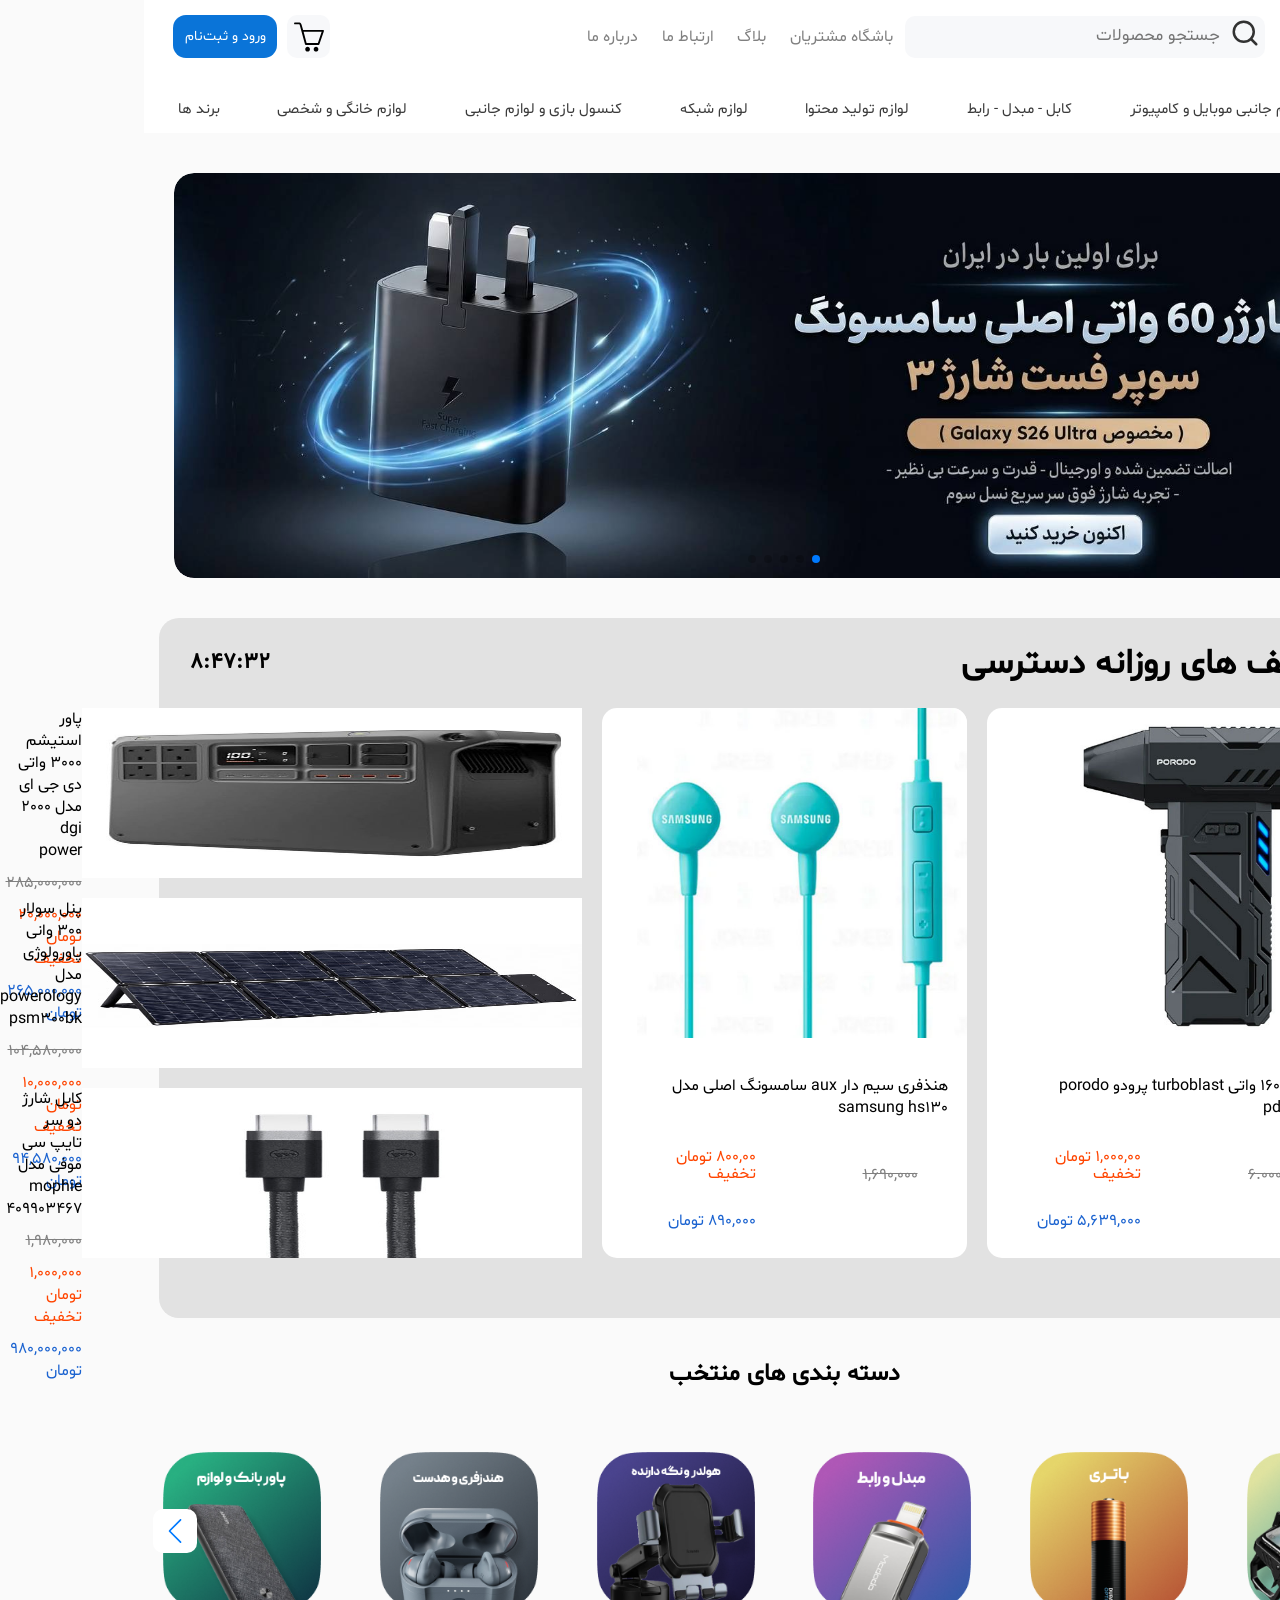
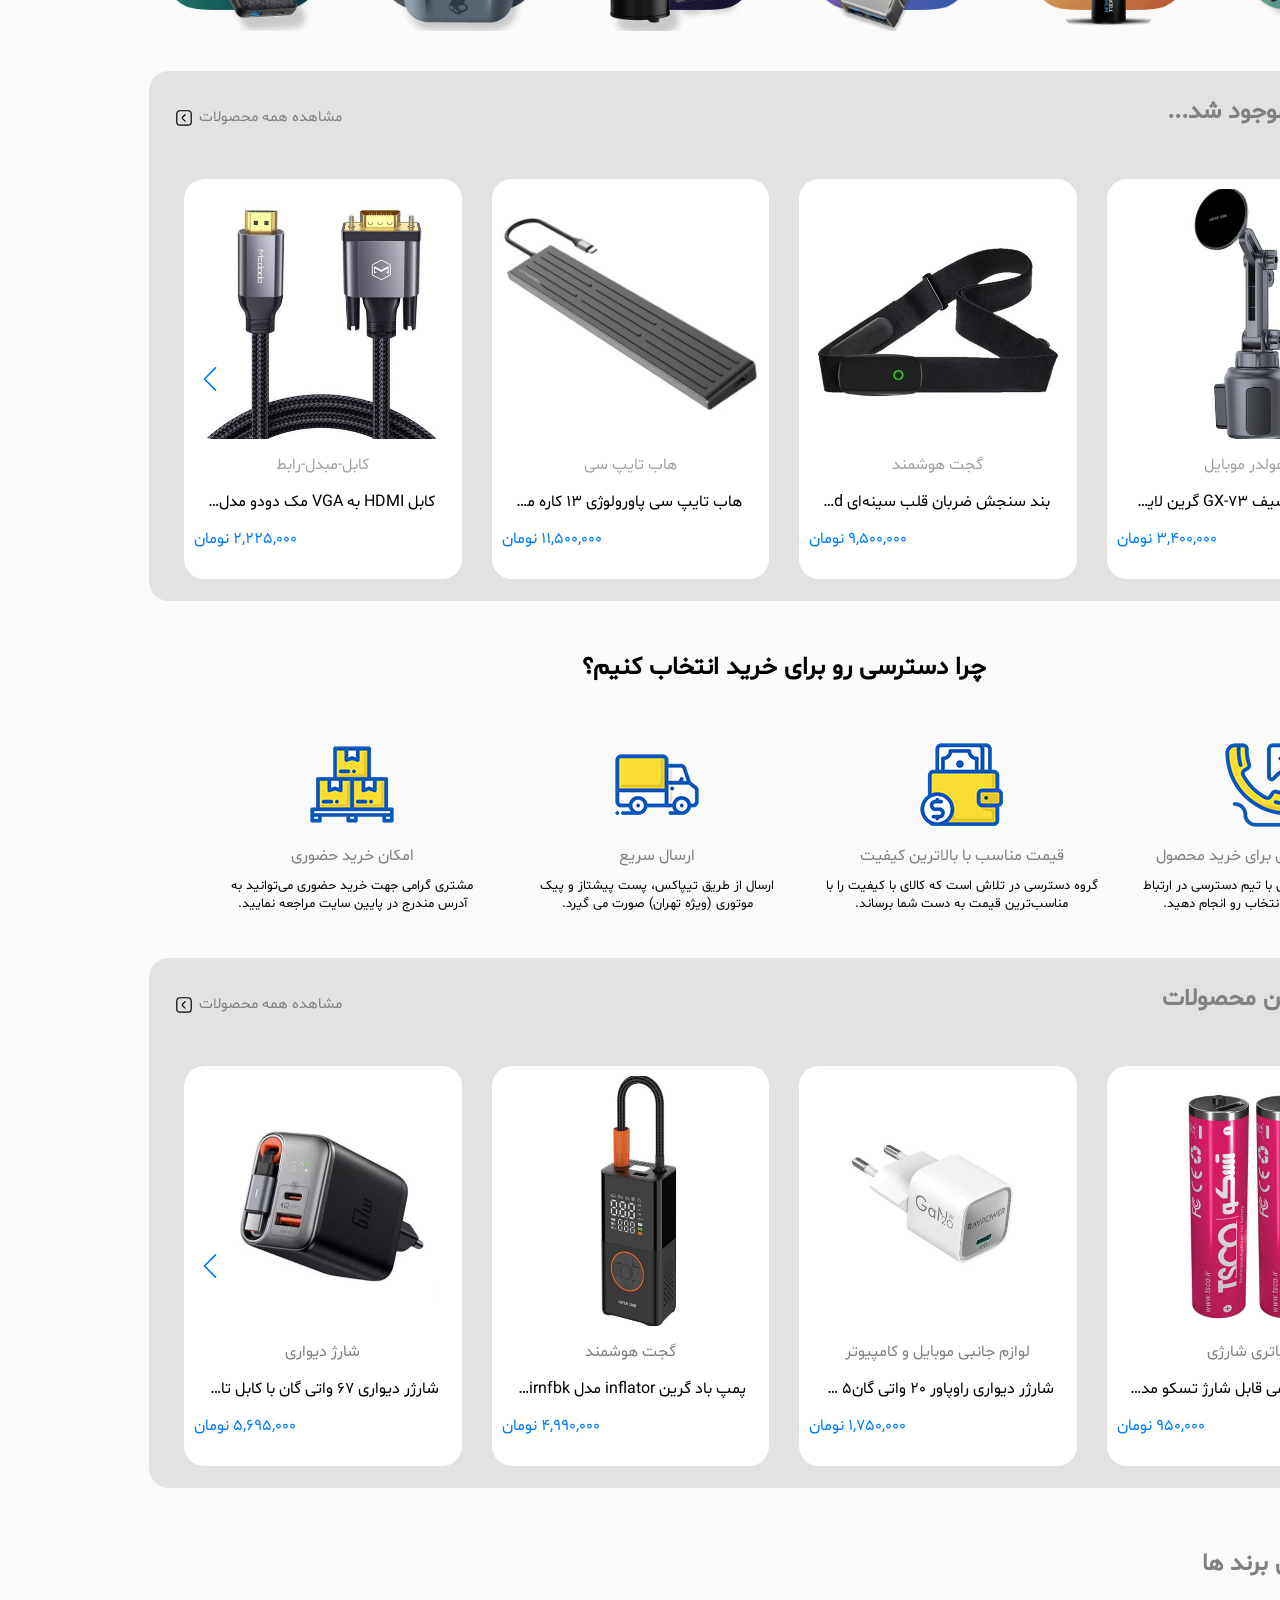
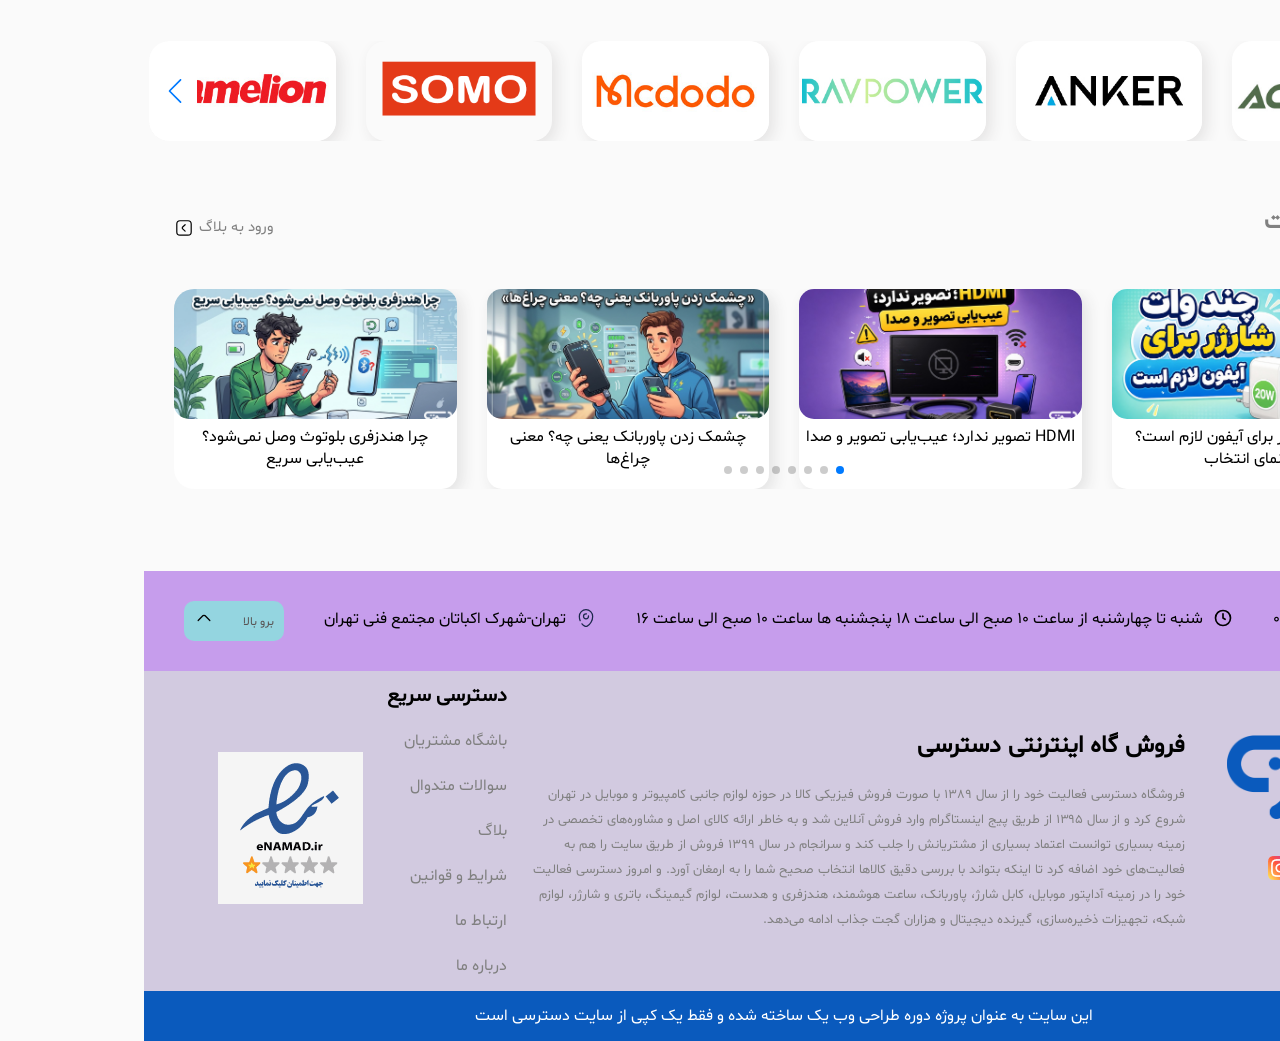
<file: index.html>
<!doctype html>
<html lang="en" dir="rtl">
    <head>
        <meta charset="UTF-8" />
        <meta name="viewport" content="width=device-width, initial-scale=1.0" />
        <title> دسترسی</title>
        <link
            rel="shortcut icon"
            href="./images/favicon.png"
            type="image/x-icon"
        />
        <link rel="stylesheet" href="./css/css_home/main_home.css" />
        <link rel="stylesheet" href="./swiper/swiper-bundle.min.css" />
    </head>
    <body>
        <div id="for_coming_up"></div>
        <header class="header">
            <div class="headerTop">
                <div class="dastresi_lego">
                    <img src="./images/dastresi_logo.png" alt="dastresi logo" />
                </div>
                <div class="search_box">
                    <div class="SearchLego">
                        <label for="search_home">
                            <svg
                                width="30px"
                                height="30px"
                                viewBox="0 0 24 24"
                                fill="none"
                                xmlns="http://www.w3.org/2000/svg"
                            >
                                <path
                                    d="M17 17L21 21"
                                    stroke="#323232"
                                    stroke-width="2"
                                    stroke-linecap="round"
                                    stroke-linejoin="round"
                                />
                                <path
                                    d="M19 11C19 15.4183 15.4183 19 11 19C6.58172 19 3 15.4183 3 11C3 6.58172 6.58172 3 11 3C15.4183 3 19 6.58172 19 11Z"
                                    stroke="#323232"
                                    stroke-width="2"
                                />
                            </svg>
                        </label>
                    </div>
                    <input
                        type="search"
                        name="search_home"
                        id="search_home"
                        class="search_input"
                        placeholder="جستجو محصولات"
                    />
                </div>
                <div class="portals">
                    <a href="./Bashgah_Moshtarian.html">باشگاه مشتریان</a>
                    <a href="#">بلاگ</a>
                    <a href="#">ارتباط ما</a>
                    <a href="#">درباره ما</a>
                </div>
                <div class="empty"></div>

                <div class="sabad_kharid">
                    <svg
                        fill="#000000"
                        width="64px"
                        height="64px"
                        viewBox="0 0 32 32"
                        version="1.1"
                        xmlns="http://www.w3.org/2000/svg"
                    >
                        <g id="SVGRepo_bgCarrier" stroke-width="0"></g>
                        <g
                            id="SVGRepo_tracerCarrier"
                            stroke-linecap="round"
                            stroke-linejoin="round"
                        ></g>
                        <g id="SVGRepo_iconCarrier">
                            <path
                                d="M31.739 8.875c-0.186-0.264-0.489-0.422-0.812-0.422h-21.223l-1.607-5.54c-0.63-2.182-2.127-2.417-2.741-2.417h-4.284c-0.549 0-0.993 0.445-0.993 0.993s0.445 0.993 0.993 0.993h4.283c0.136 0 0.549 0 0.831 0.974l5.527 20.311c0.12 0.428 0.511 0.724 0.956 0.724h13.499c0.419 0 0.793-0.262 0.934-0.657l4.758-14.053c0.11-0.304 0.064-0.643-0.122-0.907zM25.47 22.506h-12.046l-3.161-12.066h19.253zM23.5 26.504c-1.381 0-2.5 1.119-2.5 2.5s1.119 2.5 2.5 2.5 2.5-1.119 2.5-2.5c0-1.381-1.119-2.5-2.5-2.5zM14.5 26.504c-1.381 0-2.5 1.119-2.5 2.5s1.119 2.5 2.5 2.5 2.5-1.119 2.5-2.5c0-1.381-1.119-2.5-2.5-2.5z"
                            ></path>
                        </g>
                    </svg>
                </div>
                <div class="signin_and_signup">
                    <a href="./login.html">ورود و ثبت‌نام</a>
                </div>
            </div>

            <nav class="headerBottom">
                <ul class="asli_portals_in_header" type="none">
                    <li>
                        <a href="#" class="home_portal">خانه</a>
                    </li>
                    <li>
                        <a href="./Lavazem_Janebi_Mobile_computer.html">
                            لوازم جانبی موبایل و کامپیوتر</a
                        >
                        <div class="SubMenu">
                            <h5>ماوس و کیبورد و پدموس</h5>
                            <h5>کابل شارژ</h5>
                            <h5>اداپتور شارژ</h5>
                            <h5>پاوربانک</h5>
                            <h5>هنذفری و هدفون</h5>
                            <h5>اسپیکر</h5>
                            <h5>تجهیزات دخیره سازی</h5>
                            <h5>هولدر موبایل</h5>
                            <h5>دسته بازی و خنک کننده موبایل</h5>
                            <h5>سه راهی برق</h5>
                            <h5>دانگل انتقال تصویر</h5>
                            <h5>هاب تایپ سی</h5>
                            <h5>قاب گلس</h5>
                        </div>
                    </li>
                    <li>
                        <a href="#">کابل - مبدل - رابط</a>
                        <div class="SubMenu">
                            <h5>کابل hdmi</h5>
                            <h5>کابل پرینتر</h5>
                            <h5>گیرنده بلوتوث صدا</h5>
                            <h5>تبدیل صدا و AUX</h5>
                            <h5>تبدیل سوکت شارژ</h5>
                            <h5>مبدل تصویر HDMI و VGA</h5>
                            <h5>کابل AUX</h5>
                            <h5>کابل 2 به 1 صدا</h5>
                            <h5>کابل اپتیکال</h5>
                            <h5>کابل OTG</h5>
                        </div>
                    </li>
                    <li>
                        <a href="#">لوازم تولید محتوا</a>
                        <div class="SubMenu">
                            <h5>میکروفون</h5>
                            <h5>رینگ لایت</h5>
                            <h5>سه پایه نور</h5>
                        </div>
                    </li>
                    <li>
                        <a href="#">لوازم شبکه</a>
                        <div class="SubMenu">
                            <h5>مودم</h5>
                            <h5>هاب شبکه</h5>
                            <h5>مودم همراه</h5>
                            <h5>دانگل وای فای</h5>
                            <h5>روتر</h5>
                        </div>
                    </li>
                    <li>
                        <a href="#">کنسول بازی و لوازم جانبی</a>
                        <div class="SubMenu">
                            <h5>کیف کنسول بازی</h5>
                            <h5>هدفون گیمینگ</h5>
                            <h5>موس و کیبورد</h5>
                            <h5>دسته بازی</h5>
                            <h5>شارژر دسته بازی</h5>
                        </div>
                    </li>
                    <li>
                        <a href="#">لوازم خانگی و شخصی</a>
                        <div class="SubMenu">
                            <h5>گجت هوشمند</h5>
                            <h5>ماشین اصلاح سر و صورت</h5>
                            <h5>باتری و شارژر</h5>
                            <h5>اندروید باکس و گیرنده دیجیتال</h5>
                            <h5>مچ بند و ساعت هوشمند</h5>
                            <h5>ابزار</h5>
                            <h5>محصولات کمبو</h5>
                            <h5>اف ام پلیر</h5>
                        </div>
                    </li>
                    <li>
                        <a href="#">برند ها</a>
                        <div class="speial_sub_menu">
                            <div class="row_1">
                                <pre>هایلو                 haylou</pre>
                                <pre>دای هارد            die hard</pre>
                                <pre>اسکال کندی        skullcandy</pre>
                                <pre>اپل                     apple</pre>
                                <pre>کملیون               camelion</pre>
                                <pre>کلومن پلاس        koluman plus</pre>
                            </div>
                            <div class="row_2">
                                <pre>یسیدو                  yesido</pre>
                                <pre>نزتک                 naztech</pre>
                                <pre>پرووان                proOne</pre>
                                <pre>ال دی نیو              ldnio</pre>
                                <pre>دوراسل              duracell</pre>
                                <pre>سومو                    somo</pre>
                            </div>
                            <div class="row_3">
                                <pre>بیسوس                 baseus</pre>
                                <pre>بویا                    boya</pre>
                                <pre>مک دودو               mcdodo</pre>
                                <pre>پاورو لوژی        powerology</pre>
                                <pre>راو پاور            ravpower</pre>
                                <pre>اکی                    aukey</pre>
                            </div>
                            <div class="row_4">
                                <pre>انکر                    anker</pre>
                                <pre>اینوبن                 inoben</pre>
                                <pre>مومکس                   momax</pre>
                                <pre>وسترن دیجیتال western digital</pre>
                                <pre>شیایومی                xiaomi</pre>
                                <pre>پاناسونبک           panasonic</pre>
                            </div>
                            <div class="row_5">
                                <pre>نیکین                  neekin</pre>
                                <pre>پایونیر               pioneer</pre>
                                <pre>جی پی                      gp</pre>
                                <pre>ای فورتک               a4tech</pre>
                                <pre>وان مور              one more</pre>
                                <pre>مکسل                    mawel</pre>
                            </div>
                        </div>
                    </li>
                </ul>
            </nav>
        </header>
        <div class="divar"></div>
        <main>
            <div class="swiper mySwiper_1">
                <div class="swiper-wrapper">
                    <div class="swiper-slide">
                        <img src="./images/baner_1_s_1.png" alt="slide-1" />
                    </div>
                    <div class="swiper-slide">
                        <img src="./images/baner_1_s_2.png" alt="slide-2" />
                    </div>
                    <div class="swiper-slide">
                        <img src="./images/baner_1_s_3.png" alt="slide-3" />
                    </div>
                    <div class="swiper-slide">
                        <img src="./images/baner_1_s_4.png" alt="slide-4" />
                    </div>
                    <div class="swiper-slide">
                        <img src="./images/baner_1_s_5.png" alt="slide-5" />
                    </div>
                </div>
                <div class="swiper-pagination"></div>
            </div>
            <div class="takhfif_rozane">
                <div class="matns">
                    <h2 class="title"><span>%</span>تخفیف های روزانه دسترسی</h2>
                    <h3 class="timer">8:47:32</h3>
                </div>
                <div class="boxs">
                    <div class="col1">
                        <img src="./images/tr_col1.png" alt="" />
                        <h4>جت فن 160 واتی turboblast پرودو porodo pdadusbk</h4>
                        <div class="price">
                            <div class="old_price">6.000.000</div>
                            <div class="takhfif_and_new_prace">
                                <h4 class="takhfif">1,000,00 تومان تخفیف</h4>
                                <h4 class="new_price">5,639,000 تومان</h4>
                            </div>
                        </div>
                    </div>
                    <div class="col2">
                        <img src="./images/tr_col2.png" alt="" />
                        <h4>
                            هنذفری سیم دار aux سامسونگ اصلی مدل samsung hs130
                        </h4>
                        <div class="price">
                            <div class="old_price">1,690,000</div>
                            <div class="takhfif_and_new_prace">
                                <h4 class="takhfif">800,00 تومان تخفیف</h4>
                                <h4 class="new_price">890,000 تومان</h4>
                            </div>
                        </div>
                    </div>

                    <div class="col3">
                        <div class="row1">
                            <img src="./images/tr_col3_row1.png" alt="" />
                            <div class="info">
                                <h4 class="namekala">
                                    پاور استیشم 3000 واتی دی جی ای مدل 2000 dgi
                                    power
                                </h4>
                                <span class="old_price">285,000,000</span>
                                <span class="takhfif"
                                    >20,000,000 تومان تخفیف</span
                                >
                                <h4 class="new_price">265,000,000 تومان</h4>
                            </div>
                        </div>
                        <div class="row2">
                            <img src="./images/tr_col3_row2.png" alt="" />
                            <div class="info">
                                <h4 class="namekala">
                                    پنل سولار 300 وانی پاورولوژی مدل powerology
                                    psm300bk
                                </h4>
                                <span class="old_price">104,580,000</span>
                                <span class="takhfif"
                                    >10,000,000 تومان تخفیف</span
                                >
                                <h4 class="new_price">94,580,000 تومان</h4>
                            </div>
                        </div>
                        <div class="row3">
                            <img src="./images/tr_col3_row3.png" alt="" />
                            <div class="info">
                                <h4 class="namekala">
                                    کابل شارژ دو سر تایپ سی موفی مدل mophie
                                    409903467
                                </h4>
                                <span class="old_price">1,980,000</span>
                                <span class="takhfif"
                                    >1,000,000 تومان تخفیف</span
                                >
                                <h4 class="new_price">980,000,000 تومان</h4>
                            </div>
                        </div>
                    </div>
                </div>
            </div>
            <div class="slider_dastbandi">
                <h2>دسته بندی های منتخب</h2>
                <div class="swiper mySwiper_2">
                    <div class="swiper-wrapper">
                        <div class="swiper-slide">
                            <img src="./images/daste_1.png" alt="daste_1" />
                        </div>
                        <div class="swiper-slide">
                            <img src="./images/daste_2.png" alt="daste_2" />
                        </div>
                        <div class="swiper-slide">
                            <img src="./images/daste_3.png" alt="daste_3" />
                        </div>
                        <div class="swiper-slide">
                            <img src="./images/daste_4.png" alt="daste_4" />
                        </div>
                        <div class="swiper-slide">
                            <img src="./images/daste_5.png" alt="daste_5" />
                        </div>
                        <div class="swiper-slide">
                            <img src="./images/daste_6.png" alt="daste_6" />
                        </div>
                        <div class="swiper-slide">
                            <img src="./images/daste_7.png" alt="daste_7" />
                        </div>
                        <div class="swiper-slide">
                            <img src="./images/daste_8.png" alt="daste_8" />
                        </div>
                    </div>
                    <div class="swiper-button-next"></div>
                    <div class="swiper-button-prev"></div>
                </div>
            </div>
            <div class="hamin_alan_mojod_shod">
                <div class="moton">
                    <h2>همین الان موجود شد...</h2>
                    <h4>
                        <span>مشاهده همه محصولات</span>
                        <svg
                            width="20px"
                            height="20px"
                            viewBox="-0.5 0 25 25"
                            fill="none"
                            xmlns="http://www.w3.org/2000/svg"
                        >
                            <path
                                d="M13.4092 16.4199L10.3492 13.55C10.1935 13.4059 10.0692 13.2311 9.98425 13.0366C9.89929 12.8422 9.85547 12.6321 9.85547 12.4199C9.85547 12.2077 9.89929 11.9979 9.98425 11.8035C10.0692 11.609 10.1935 11.4342 10.3492 11.29L13.4092 8.41992"
                                stroke="#000000"
                                stroke-width="1.5"
                                stroke-linecap="round"
                                stroke-linejoin="round"
                            />
                            <path
                                d="M7 21.4202H17C19.2091 21.4202 21 19.6293 21 17.4202V7.42017C21 5.21103 19.2091 3.42017 17 3.42017H7C4.79086 3.42017 3 5.21103 3 7.42017V17.4202C3 19.6293 4.79086 21.4202 7 21.4202Z"
                                stroke="#000000"
                                stroke-width="1.5"
                                stroke-linecap="round"
                                stroke-linejoin="round"
                            />
                        </svg>
                    </h4>
                </div>
                <div class="swiper mySwiper_3">
                    <div class="swiper-wrapper">
                        <div class="swiper-slide">
                            <img src="./images/mojodi_1.png" alt="" />
                            <div class="dastebandi">هولدر موبایل</div>
                            <pre class="namekala">
 هولدر مگ سیف GX-73 گرین لاین مدل Green Lion GNGX73CUPHBK</pre
                            >
                            <div class="price">3,400,000 نومان</div>
                        </div>
                        <div class="swiper-slide">
                            <img src="./images/mojodi_2.png" alt="" />
                            <div class="dastebandi">گجت هوشمند</div>
                            <pre class="namekala">
 بند سنجش ضربان قلب سینه‌ای Cardio Band گرین لاین مدل Green Lion GNBND4CHSTBK</pre
                            >
                            <div class="price">9,500,000 نومان</div>
                        </div>
                        <div class="swiper-slide">
                            <img src="./images/mojodi_3.png" alt="" />
                            <div class="dastebandi">هاب تایپ سی</div>
                            <pre class="namekala">
 هاب تایپ سی پاورولوژی 13 کاره مدل Powerology Nexis PWDC4DBBK</pre
                            >
                            <div class="price">11,500,000 نومان</div>
                        </div>
                        <div class="swiper-slide">
                            <img src="./images/mojodi_4.png" alt="" />
                            <div class="dastebandi">کابل-مبدل-رابط</div>
                            <pre class="namekala">
 کابل HDMI به VGA مک دودو مدل Mcdodo CA-7770</pre
                            >
                            <div class="price">2,225,000 نومان</div>
                        </div>
                        <div class="swiper-slide">
                            <img src="./images/mojodi_5.png" alt="" />
                            <div class="dastebandi">هولدر موبایل</div>
                            <pre class="namekala">
 هولدر وکیوم چرخش 360 درجه مک دودو مدل Mcdodo TB-8420</pre
                            >
                            <div class="price">2,200,000 نومان</div>
                        </div>
                        <div class="swiper-slide">
                            <img src="./images/mojodi_6.png" alt="" />
                            <div class="dastebandi">گجت هوشمند</div>
                            <pre class="namekala">
 چراغ قوه شارژی گرین لاین مدل Green Lion GNKYLGTFL9BK</pre
                            >
                            <div class="price">1,990,000 نومان</div>
                        </div>
                        <div class="swiper-slide">
                            <img src="./images/mojodi_7.png" alt="" />
                            <div class="dastebandi">شارژر فندکی</div>
                            <pre class="namekala">
 شارژر فندکی 130 واتی با کابل متصل تایپ سی مک دودو مدل Mcdodo CC-8710</pre
                            >
                            <div class="price">6,500,000 نومان</div>
                        </div>
                        <div class="swiper-slide">
                            <img src="./images/mojodi_8.png" alt="" />
                            <div class="dastebandi">اسپیکر</div>
                            <pre class="namekala">
 اسپیکر بلوتوثی Palma Pro گرین لاین مدل Green Lion GNPLPWSPKRBK</pre
                            >
                            <div class="price">4,500,000 نومان</div>
                        </div>
                        <div class="swiper-slide">
                            <img src="./images/mojodi_9.png" alt="" />
                            <div class="dastebandi">گجت هوشمند</div>
                            <pre class="namekala">
 ماساژور برقی چشم گرین لاین مدل Green Lion GNEYEMSG41WH</pre
                            >
                            <div class="price">5,300,000 نومان</div>
                        </div>
                        <div class="swiper-slide">
                            <img src="./images/mojodi_10.png" alt="" />
                            <div class="dastebandi">هولدر موبایل</div>
                            <pre class="namekala">
 هولدر خودرو مک دودو مدل Mcdodo CM-8720</pre
                            >
                            <div class="price">2,550,000 نومان</div>
                        </div>
                        <div class="swiper-slide">
                            <img src="./images/mojodi_11.png" alt="" />
                            <div class="dastebandi">هولدر موبایل</div>
                            <pre class="namekala">
 هولدر مگ سیف GX-72 گرین لاین مدل Green Lion GNGX72CUPHBK</pre
                            >
                            <div class="price">3,400,000 نومان</div>
                        </div>
                    </div>
                    <div class="swiper-button-next"></div>
                    <div class="swiper-button-prev"></div>
                </div>
            </div>
            <div class="why_dastresi">چرا دسترسی رو برای خرید انتخاب کنیم؟</div>
            <div class="why_dastresi_box">
                <div class="col1">
                    <img src="./images/icon1.png" alt="" />
                    <P class="title">مشاوره تخصصی برای خرید محصول</P>
                    <p> برای خرید هر محصول با تیم دسترسی در ارتباط باشید تا بهترین انتخاب رو انجام دهید.</p>
                </div>
                <div class="col2">
                    <img src="./images/icon2.png" alt="" />
                    <P class="title">قیمت مناسب با بالاترین کیفیت</p>
                    <p>گروه دسترسی در تلاش است که  کالای با کیفیت را با مناسب‌ترین قیمت به دست شما برساند.</p>
                </div>
                <div class="col3">
                    <img src="./images/icon3.png" alt="" />
                    <P class="title">ارسال سریع</p>
                    <p>ارسال از طریق تیپاکس، پست پیشتاز و پیک موتوری (ویژه تهران) صورت می گیرد.</p>
                </div>
                <div class="col4">
                    <img src="./images/icon4.png" alt="" />
                    <P class="title">امکان خرید حضوری</P>
                    <p>مشتری گرامی جهت خرید حضوری می‌توانید به آدرس مندرج در پایین سایت مراجعه نمایید.</p>
                </div>
            </div>
            <div class="porfrosh_tarin_ha">
                <div class="moton">
                    <h2>پرفروش ترین محصولات</h2>
                    <h4>
                        <span>مشاهده همه محصولات</span>
                        <svg
                            width="20px"
                            height="20px"
                            viewBox="-0.5 0 25 25"
                            fill="none"
                            xmlns="http://www.w3.org/2000/svg"
                        >
                            <path
                                d="M13.4092 16.4199L10.3492 13.55C10.1935 13.4059 10.0692 13.2311 9.98425 13.0366C9.89929 12.8422 9.85547 12.6321 9.85547 12.4199C9.85547 12.2077 9.89929 11.9979 9.98425 11.8035C10.0692 11.609 10.1935 11.4342 10.3492 11.29L13.4092 8.41992"
                                stroke="#000000"
                                stroke-width="1.5"
                                stroke-linecap="round"
                                stroke-linejoin="round"
                            />
                            <path
                                d="M7 21.4202H17C19.2091 21.4202 21 19.6293 21 17.4202V7.42017C21 5.21103 19.2091 3.42017 17 3.42017H7C4.79086 3.42017 3 5.21103 3 7.42017V17.4202C3 19.6293 4.79086 21.4202 7 21.4202Z"
                                stroke="#000000"
                                stroke-width="1.5"
                                stroke-linecap="round"
                                stroke-linejoin="round"
                            />
                        </svg>
                    </h4>
                </div>
                <div class="swiper mySwiper_3">
                    <div class="swiper-wrapper">
                        <div class="swiper-slide">
                            <img src="./images/porfrosh_1.png" alt="" />
                            <div class="dastebandi">باتری شارژی</div>
                            <pre class="namekala">
باتری نیم قلمی قابل شارژ تسکو مدل tsco tbl10</pre
                            >
                            <div class="price">950,000 نومان</div>
                        </div>
                        <div class="swiper-slide">
                            <img src="./images/porfrosh_2.png" alt="" />
                            <div class="dastebandi">
                                لوازم جانبی موبایل و کامپیوتر
                            </div>
                            <pre class="namekala">
شارژر دیواری راوپاور 20 واتی گان5 مدل ravpower rp-pc1055</pre
                            >
                            <div class="price">1,750,000 نومان</div>
                        </div>
                        <div class="swiper-slide">
                            <img src="./images/porfrosh_3.png" alt="" />
                            <div class="dastebandi">گجت هوشمند</div>
                            <pre class="namekala">
پمپ باد گرین inflator مدل green liongntyirnfbk</pre
                            >
                            <div class="price">4,990,000 نومان</div>
                        </div>
                        <div class="swiper-slide">
                            <img src="./images/porfrosh_4.png" alt="" />
                            <div class="dastebandi">شارژ دیواری</div>
                            <pre class="namekala">
شارژر دیواری 67 واتی گان با کابل تایپ سی مک دودو مدل mcdodo ch-410</pre
                            >
                            <div class="price">5,695,000 نومان</div>
                        </div>
                        <div class="swiper-slide">
                            <img src="./images/porfrosh_5.png" alt="" />
                            <div class="dastebandi">شارژر دیواری</div>
                            <pre class="namekala">
شارژر دیواری 25 وات هادرون مدل hadron c1011</pre
                            >
                            <div class="price">2,070,000 نومان</div>
                        </div>
                        <div class="swiper-slide">
                            <img src="./images/porfrosh_6.png" alt="" />
                            <div class="dastebandi">باتری اکلالاین</div>
                            <pre class="namekala">
باتری نیم قلم 10 تایی شیایومی مدل xiaomi z17</pre
                            >
                            <div class="price">1,400,000 نومان</div>
                        </div>
                        <div class="swiper-slide">
                            <img src="./images/porfrosh_7.png" alt="" />
                            <div class="dastebandi">باتری اکلالاین</div>
                            <pre class="namekala">
باتری نیم قلم 10 تایی شیایومی مدل xiaomi z15</pre
                            >
                            <div class="price">1,400,000 نومان</div>
                        </div>
                        <div class="swiper-slide">
                            <img src="./images/porfrosh_8.png" alt="" />
                            <div class="dastebandi">ماوس و کیبورد و پد موس</div>
                            <pre class="namekala">
کیبورد بلوتوثی مافی مدل mofi phoenix</pre
                            >
                            <div class="price">2,990,000 نومان</div>
                        </div>
                        <div class="swiper-slide">
                            <img src="./images/porfrosh_9.png" alt="" />
                            <div class="dastebandi">هنذفری بلوتوثی</div>
                            <pre class="namekala">
باتری نیم قلمی قابل شارژ تسکو مدل tsco tbl10</pre
                            >
                            <div
                                class="price"
                                style="
                                    text-align: center;
                                    color: rgb(255, 12, 12);
                                "
                            >
                                ناموجود
                            </div>
                        </div>
                        <div class="swiper-slide">
                            <img src="./images/porfrosh_10.png" alt="" />
                            <div class="dastebandi">
                                کابل شارژ تایپ سی به لایتنینگ
                            </div>
                            <pre class="namekala">
کابل شارژ تایپ سی به لایتنینگ 36 واتی 1.2 متری قطع کن دار مک دودو مدل mcdodo ca-0870</pre
                            >
                            <div class="price">1,750,000 نومان</div>
                        </div>
                    </div>
                    <div class="swiper-button-next"></div>
                    <div class="swiper-button-prev"></div>
                </div>
            </div>
            <div class="slider_brands">
                <h2>محبوب ترین برند ها</h2>
                <div class="swiper mySwiper_2">
                    <div class="swiper-wrapper">
                        <div class="swiper-slide">
                            <img src="./images/brand_1.png" alt="brand_1" />
                        </div>
                        <div class="swiper-slide">
                            <img src="./images/brand_2.png" alt="brand_2" />
                        </div>
                        <div class="swiper-slide">
                            <img src="./images/brand_3.png" alt="brand_3" />
                        </div>
                        <div class="swiper-slide">
                            <img src="./images/brand_4.png" alt="brand_4" />
                        </div>
                        <div class="swiper-slide">
                            <img src="./images/brand_5.png" alt="brand_5" />
                        </div>
                        <div class="swiper-slide">
                            <img src="./images/brand_6.png" alt="brand_6" />
                        </div>
                        <div class="swiper-slide">
                            <img src="./images/brand_7.png" alt="brand_7" />
                        </div>
                    </div>
                    <div class="swiper-button-next"></div>
                    <div class="swiper-button-prev"></div>
                </div>
            </div>
            <div class="maghalat">
                <div class="moton">
                    <h2>اخرین مقالات</h2>
                    <h4>
                        <span>ورود به بلاگ</span>
                        <svg
                            width="20px"
                            height="20px"
                            viewBox="-0.5 0 25 25"
                            fill="none"
                            xmlns="http://www.w3.org/2000/svg"
                        >
                            <path
                                d="M13.4092 16.4199L10.3492 13.55C10.1935 13.4059 10.0692 13.2311 9.98425 13.0366C9.89929 12.8422 9.85547 12.6321 9.85547 12.4199C9.85547 12.2077 9.89929 11.9979 9.98425 11.8035C10.0692 11.609 10.1935 11.4342 10.3492 11.29L13.4092 8.41992"
                                stroke="#000000"
                                stroke-width="1.5"
                                stroke-linecap="round"
                                stroke-linejoin="round"
                            />
                            <path
                                d="M7 21.4202H17C19.2091 21.4202 21 19.6293 21 17.4202V7.42017C21 5.21103 19.2091 3.42017 17 3.42017H7C4.79086 3.42017 3 5.21103 3 7.42017V17.4202C3 19.6293 4.79086 21.4202 7 21.4202Z"
                                stroke="#000000"
                                stroke-width="1.5"
                                stroke-linecap="round"
                                stroke-linejoin="round"
                            />
                        </svg>
                    </h4>
                </div>
                <div class="swiper mySwiper_4">
                    <div class="swiper-wrapper">
                        <div class="swiper-slide">
                            <img src="./images/maghale_1.png" alt="">
                            <div class="text">چند وات شارژر برای آیفون لازم است؟ راهنمای انتخاب</div>
                        </div>
                        <div class="swiper-slide">
                            <img src="./images/maghale_2.png" alt="">
                            <div class="text">HDMI تصویر ندارد؛ عیب‌یابی تصویر و صدا</div>
                        </div>
                        <div class="swiper-slide">
                            <img src="./images/maghale_3.png" alt="">
                            <div class="text">چشمک زدن پاوربانک یعنی چه؟ معنی چراغ‌ها</div>
                        </div>
                        <div class="swiper-slide">
                            <img src="./images/maghale_4.png" alt="">
                            <div class="text">چرا هندزفری بلوتوث وصل نمی‌شود؟ عیب‌یابی سریع</div>
                        </div>
                        <div class="swiper-slide">
                            <img src="./images/maghale_5.png" alt="">
                            <div class="text">نحوه تست اصالت شارژر سامسونگ؛ تشخیص اصل از فیک</div>
                        </div>
                        <div class="swiper-slide">
                            <img src="./images/maghale_6.png" alt="">
                            <div class="text">فلش ۱۲۸ گیگ USB3 یا USB2؟ کدام را بخریم</div>
                        </div>
                        <div class="swiper-slide">
                            <img src="./images/maghale_7.png" alt="">
                            <div class="text">قطع و وصل شدن شارژر؛ کابل مقصر است یا آداپتور؟</div>
                        </div>
                        <div class="swiper-slide">
                            <img src="./images/maghale_8.png" alt="">
                            <div class="text">عوارض کابل شارژ تقلبی؛ چیزی بیشتر از خراب شدن باتری</div>
                        </div>
                    </div>
                    <div class="swiper-pagination"></div>
                </div>
            </div>
        </main>
        <footer>
            <div class="footerup">
                <div class="box">
                    <div class="tel_svg">
                        <svg
                            width="20px"
                            height="20px"
                            viewBox="0 0 24 24"
                            fill="none"
                            xmlns="http://www.w3.org/2000/svg"
                        >
                            <path
                                d="M18.6038 12.7268L15.5652 9.08666C15.2572 8.69067 15.1032 8.49267 15.0225 8.27061C14.9511 8.07411 14.9215 7.86486 14.9357 7.65628C14.9518 7.42055 15.045 7.18766 15.2313 6.72187L15.942 4.94513C16.2177 4.25581 16.3556 3.91116 16.5934 3.68525C16.8029 3.48618 17.0656 3.3519 17.3496 3.29856C17.672 3.23803 18.0321 3.32806 18.7524 3.50812L20.7197 4.00002C20.7197 14 13.72 21 3.71973 21L3.2281 19.0324C3.04804 18.3122 2.95801 17.952 3.01854 17.6297C3.07188 17.3456 3.20616 17.083 3.40522 16.8734C3.63113 16.6356 3.97579 16.4977 4.66511 16.222L6.25064 15.5878C6.78204 15.3752 7.04773 15.2689 7.31264 15.2608C7.54678 15.2536 7.77934 15.3013 7.99171 15.4002C8.23199 15.512 8.43434 15.7144 8.83904 16.1191L11.9254 19.1569"
                                stroke="#000000"
                                stroke-width="2"
                                stroke-linecap="round"
                                stroke-linejoin="round"
                            />
                        </svg>
                    </div>
                    <div class="tel_number">09021210317</div>
                </div>
                <div class="box">
                    <div class="clock_svg">
                        <svg
                            width="20px"
                            height="20px"
                            viewBox="0 0 24 24"
                            fill="none"
                            xmlns="http://www.w3.org/2000/svg"
                        >
                            <path
                                d="M12 7V12L14.5 13.5M21 12C21 16.9706 16.9706 21 12 21C7.02944 21 3 16.9706 3 12C3 7.02944 7.02944 3 12 3C16.9706 3 21 7.02944 21 12Z"
                                stroke="#000000"
                                stroke-width="2"
                                stroke-linecap="round"
                                stroke-linejoin="round"
                            />
                        </svg>
                    </div>
                    <div class="clock_matn">
                        شنبه تا چهارشنبه از ساعت 10 صبح الی ساعت 18 پنجشنبه ها
                        ساعت 10 صبح الی ساعت 16
                    </div>
                </div>
                <div class="box">
                    <div class="map_svg">
                        <svg
                            width="20px"
                            height="20px"
                            viewBox="0 0 24 24"
                            fill="none"
                            xmlns="http://www.w3.org/2000/svg"
                        >
                            <path
                                d="M12.5 7.04148C12.3374 7.0142 12.1704 7 12 7C10.3431 7 9 8.34315 9 10C9 11.6569 10.3431 13 12 13C13.6569 13 15 11.6569 15 10C15 9.82964 14.9858 9.6626 14.9585 9.5"
                                stroke="#1C274C"
                                stroke-width="1.5"
                                stroke-linecap="round"
                            />
                            <path
                                d="M5 15.2161C4.35254 13.5622 4 11.8013 4 10.1433C4 5.64588 7.58172 2 12 2C16.4183 2 20 5.64588 20 10.1433C20 14.6055 17.4467 19.8124 13.4629 21.6744C12.5343 22.1085 11.4657 22.1085 10.5371 21.6744C9.26474 21.0797 8.13831 20.1439 7.19438 19"
                                stroke="#1C274C"
                                stroke-width="1.5"
                                stroke-linecap="round"
                            />
                        </svg>
                    </div>
                    <div class="map_matn">
                        تهران-شهرک اکباتان مجتمع فنی تهران
                    </div>
                </div>
                <a href="#for_coming_up" class="go_up">
                    <div class="matn">
                        <span>برو بالا</span>
                    </div>
                    <div class="svg">
                        <svg
                            width="20px"
                            height="20px"
                            viewBox="0 0 24 24"
                            fill="none"
                            xmlns="http://www.w3.org/2000/svg"
                        >
                            <g id="SVGRepo_bgCarrier" stroke-width="0"></g>
                            <g
                                id="SVGRepo_tracerCarrier"
                                stroke-linecap="round"
                                stroke-linejoin="round"
                            ></g>
                            <g id="SVGRepo_iconCarrier">
                                <path
                                    d="M5 15L10 9.84985C10.2563 9.57616 10.566 9.35814 10.9101 9.20898C11.2541 9.05983 11.625 8.98291 12 8.98291C12.375 8.98291 12.7459 9.05983 13.0899 9.20898C13.434 9.35814 13.7437 9.57616 14 9.84985L19 15"
                                    stroke="#000000"
                                    stroke-width="1.5"
                                    stroke-linecap="round"
                                    stroke-linejoin="round"
                                ></path>
                            </g>
                        </svg>
                    </div>
                </a>
            </div>

            <div class="footermidel">
                <div class="col1">
                    <div class="row1">
                        <img
                            src="./images/dastresi_logo.png"
                            alt="dastresi_lego"
                        />
                    </div>
                    <div class="row2">
                        <h3>با ما در ارتباط باشید:</h3>
                        <img src="./images/instagram.png" alt="instagram" />
                    </div>
                </div>
                <div class="col2">
                    <h2>فروش گاه اینترنتی دسترسی</h2>
                    <p>
                        فروشگاه دسترسی فعالیت خود را از سال ۱۳۸۹ با صورت فروش
                        فیزیکی کالا در حوزه لوازم جانبی کامپیوتر و موبایل در
                        تهران شروع کرد و از سال ۱۳۹۵ از طریق پیج اینستاگرام وارد
                        فروش آنلاین شد و به خاطر ارائه کالای اصل و مشاوره‌های
                        تخصصی در زمینه بسیاری توانست اعتماد بسیاری از مشتریانش
                        را جلب کند و سرانجام در سال ۱۳۹۹ فروش از طریق سایت را هم
                        به فعالیت‌های خود اضافه کرد تا اینکه بتواند با بررسی
                        دقیق کالاها انتخاب صحیح شما را به ارمغان آورد. و امروز
                        دسترسی فعالیت خود را در زمینه آداپتور موبایل، کابل شارژ،
                        پاوربانک، ساعت هوشمند، هندزفری و هدست، لوازم گیمینگ،
                        باتری و شارژر، لوازم شبکه، تجهیزات ذخیره‌سازی، گیرنده
                        دیجیتال و هزاران گجت جذاب ادامه می‌دهد.
                    </p>
                </div>
                <div class="col3">
                    <h2>دسترسی سریع</h2>
                    <a href="#">باشگاه مشتریان</a>
                    <a href="#">سوالات متدوال</a>
                    <a href="#">بلاگ</a>
                    <a href="#">شرایط و قوانین</a>
                    <a href="#">ارتباط ما</a>
                    <a href="#">درباره ما</a>
                </div>
                <div class="col4">
                    <img src="./images/eNAMAD_ir.png" alt="eNAMAD.ir" />
                </div>
            </div>

            <div class="footerdown">
                این سایت به عنوان پروژه دوره طراحی وب یک ساخته شده و فقط یک کپی از سایت دسترسی است
            </div>
        </footer>
        <script src="./swiper/swiper-bundle.min.js"></script>
        <script>
            var swiper = new Swiper(".mySwiper_1", {
                pagination: {
                    el: ".swiper-pagination",
                },
                autoplay: {
                    delay: 3500,
                    disableOnInteraction: false,
                },
                loop: true,
            });
            var swiper = new Swiper(".mySwiper_2", {
                slidesPerView: 6,
                spaceBetween: 30,
                navigation: {
                    nextEl: ".swiper-button-next",
                    prevEl: ".swiper-button-prev",
                },
                autoplay: true,
                loop: true,
            });
            var swiper = new Swiper(".mySwiper_3", {
                slidesPerView: 4,
                spaceBetween: 30,
                navigation: {
                    nextEl: ".swiper-button-next",
                    prevEl: ".swiper-button-prev",
                },
                autoplay:true,
                loop: true,
            });
            var swiper = new Swiper('.mySwiper_4', {
                slidesPerView: 4,
                spaceBetween: 30,
                pagination: {
                  el: '.swiper-pagination',
                  clickable: true,
                },
                autoplay:true,
                loop:true
            });
        </script>
    </body>
</html>
</file>
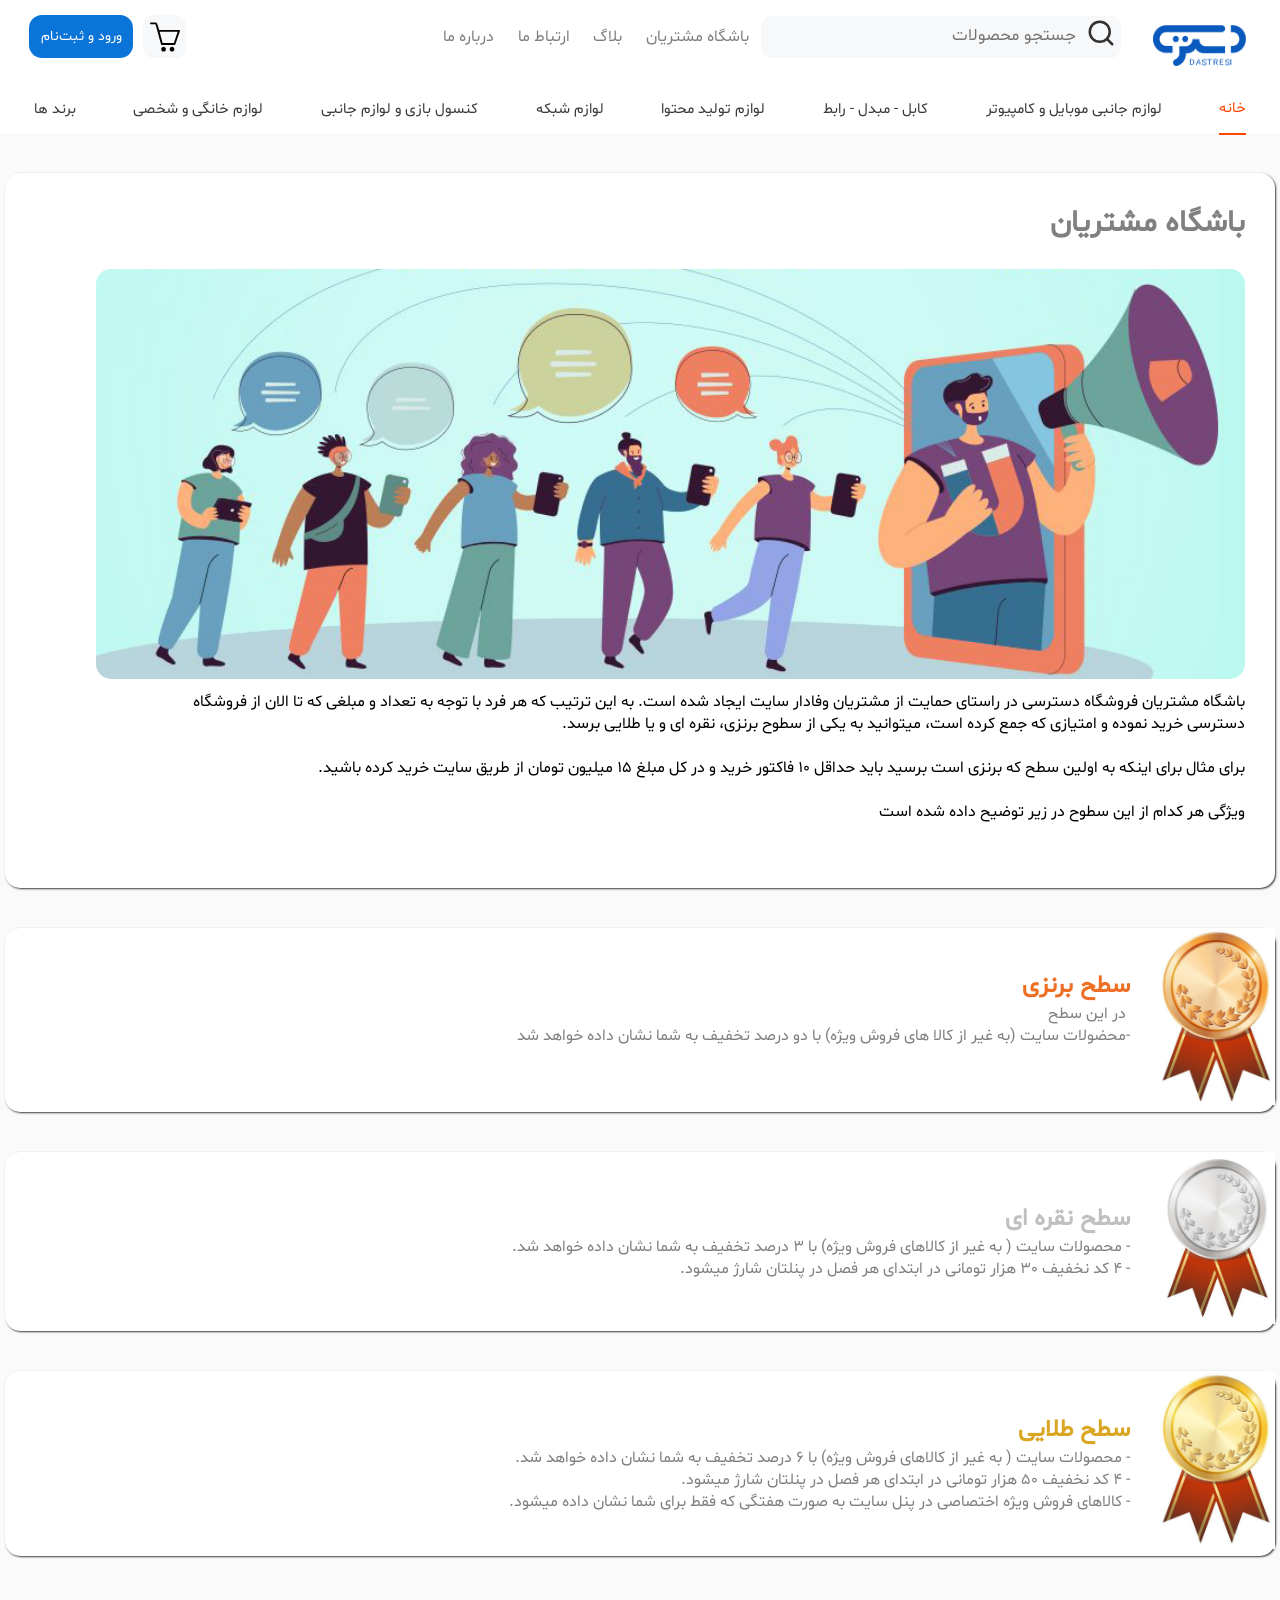
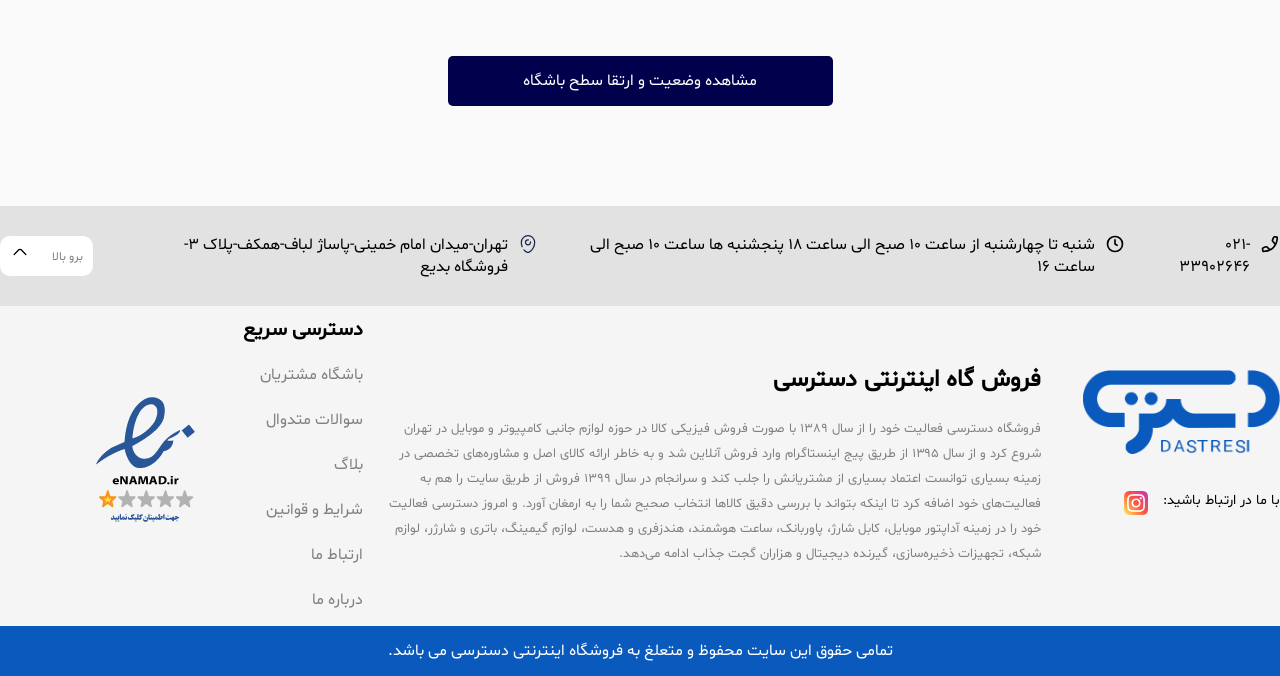
<file: Bashgah_Moshtarian.html>
<!doctype html>
<html lang="en" dir="rtl">
    <head>
        <meta charset="UTF-8" />
        <meta name="viewport" content="width=device-width, initial-scale=1.0" />
        <title>باشگاه مشتریان</title>
        <link
            rel="shortcut icon"
            href="./images/favicon.png"
            type="image/x-icon"
        />
        <link
            rel="stylesheet"
            href="./css/css_Bashgah_Moshtarian/main_bashgah_moshtarian.css"
        />
    </head>
    <body>
        <div id="for_coming_up"></div>
        <header class="header">
            <div class="headerTop">
                <div class="dastresi_lego">
                    <img src="./images/dastresi_logo.png" alt="dastresi logo" />
                </div>
                <div class="search_box">
                    <div class="SearchLego">
                        <label for="search_home">
                            <svg
                                width="30px"
                                height="30px"
                                viewBox="0 0 24 24"
                                fill="none"
                                xmlns="http://www.w3.org/2000/svg"
                            >
                                <path
                                    d="M17 17L21 21"
                                    stroke="#323232"
                                    stroke-width="2"
                                    stroke-linecap="round"
                                    stroke-linejoin="round"
                                />
                                <path
                                    d="M19 11C19 15.4183 15.4183 19 11 19C6.58172 19 3 15.4183 3 11C3 6.58172 6.58172 3 11 3C15.4183 3 19 6.58172 19 11Z"
                                    stroke="#323232"
                                    stroke-width="2"
                                />
                            </svg>
                        </label>
                    </div>
                    <input
                        type="search"
                        name="search_home"
                        id="search_home"
                        class="search_input"
                        placeholder="جستجو محصولات"
                    />
                </div>
                <div class="portals">
                    <a href="#">باشگاه مشتریان</a>
                    <a href="#">بلاگ</a>
                    <a href="#">ارتباط ما</a>
                    <a href="#">درباره ما</a>
                </div>
                <div class="empty"></div>

                <div class="sabad_kharid">
                    <svg
                        fill="#000000"
                        width="64px"
                        height="64px"
                        viewBox="0 0 32 32"
                        version="1.1"
                        xmlns="http://www.w3.org/2000/svg"
                    >
                        <g id="SVGRepo_bgCarrier" stroke-width="0"></g>
                        <g
                            id="SVGRepo_tracerCarrier"
                            stroke-linecap="round"
                            stroke-linejoin="round"
                        ></g>
                        <g id="SVGRepo_iconCarrier">
                            <path
                                d="M31.739 8.875c-0.186-0.264-0.489-0.422-0.812-0.422h-21.223l-1.607-5.54c-0.63-2.182-2.127-2.417-2.741-2.417h-4.284c-0.549 0-0.993 0.445-0.993 0.993s0.445 0.993 0.993 0.993h4.283c0.136 0 0.549 0 0.831 0.974l5.527 20.311c0.12 0.428 0.511 0.724 0.956 0.724h13.499c0.419 0 0.793-0.262 0.934-0.657l4.758-14.053c0.11-0.304 0.064-0.643-0.122-0.907zM25.47 22.506h-12.046l-3.161-12.066h19.253zM23.5 26.504c-1.381 0-2.5 1.119-2.5 2.5s1.119 2.5 2.5 2.5 2.5-1.119 2.5-2.5c0-1.381-1.119-2.5-2.5-2.5zM14.5 26.504c-1.381 0-2.5 1.119-2.5 2.5s1.119 2.5 2.5 2.5 2.5-1.119 2.5-2.5c0-1.381-1.119-2.5-2.5-2.5z"
                            ></path>
                        </g>
                    </svg>
                </div>
                <div class="signin_and_signup">
                    <a href="./login.html">ورود و ثبت‌نام</a>
                </div>
            </div>

            <nav class="headerBottom">
                <ul class="asli_portals_in_header" type="none">
                    <li>
                        <a href="./index.html" class="home_portal">خانه</a>
                    </li>
                    <li>
                        <a href="./Lavazem_Janebi_Mobile_computer.html">
                            لوازم جانبی موبایل و کامپیوتر</a
                        >
                        <div class="SubMenu">
                            <h5>ماوس و کیبورد و پدموس</h5>
                            <h5>کابل شارژ</h5>
                            <h5>اداپتور شارژ</h5>
                            <h5>پاوربانک</h5>
                            <h5>هنذفری و هدفون</h5>
                            <h5>اسپیکر</h5>
                            <h5>تجهیزات دخیره سازی</h5>
                            <h5>هولدر موبایل</h5>
                            <h5>دسته بازی و خنک کننده موبایل</h5>
                            <h5>سه راهی برق</h5>
                            <h5>دانگل انتقال تصویر</h5>
                            <h5>هاب تایپ سی</h5>
                            <h5>قاب گلس</h5>
                        </div>
                    </li>
                    <li>
                        <a href="#">کابل - مبدل - رابط</a>
                        <div class="SubMenu">
                            <h5>کابل hdmi</h5>
                            <h5>کابل پرینتر</h5>
                            <h5>گیرنده بلوتوث صدا</h5>
                            <h5>تبدیل صدا و AUX</h5>
                            <h5>تبدیل سوکت شارژ</h5>
                            <h5>مبدل تصویر HDMI و VGA</h5>
                            <h5>کابل AUX</h5>
                            <h5>کابل ۲ به ۱ صدا</h5>
                            <h5>کابل اپتیکال</h5>
                            <h5>کابل OTG</h5>
                        </div>
                    </li>
                    <li>
                        <a href="#">لوازم تولید محتوا</a>
                        <div class="SubMenu">
                            <h5>میکروفون</h5>
                            <h5>رینگ لایت</h5>
                            <h5>سه پایه نور</h5>
                        </div>
                    </li>
                    <li>
                        <a href="#">لوازم شبکه</a>
                        <div class="SubMenu">
                            <h5>مودم</h5>
                            <h5>هاب شبکه</h5>
                            <h5>مودم همراه</h5>
                            <h5>دانگل وای فای</h5>
                            <h5>روتر</h5>
                        </div>
                    </li>
                    <li>
                        <a href="#">کنسول بازی و لوازم جانبی</a>
                        <div class="SubMenu">
                            <h5>کیف کنسول بازی</h5>
                            <h5>هدفون گیمینگ</h5>
                            <h5>موس و کیبورد</h5>
                            <h5>دسته بازی</h5>
                            <h5>شارژر دسته بازی</h5>
                        </div>
                    </li>
                    <li>
                        <a href="#">لوازم خانگی و شخصی</a>
                        <div class="SubMenu">
                            <h5>گجت هوشمند</h5>
                            <h5>ماشین اصلاح سر و صورت</h5>
                            <h5>باتری و شارژر</h5>
                            <h5>اندروید باکس و گیرنده دیجیتال</h5>
                            <h5>مچ بند و ساعت هوشمند</h5>
                            <h5>ابزار</h5>
                            <h5>محصولات کمبو</h5>
                            <h5>اف ام پلیر</h5>
                        </div>
                    </li>
                    <li>
                        <a href="#">برند ها</a>
                        <div class="speial_sub_menu">
                            <div class="row_1">
                                <pre>هایلو                 haylou</pre>
                                <pre>دای هارد            die hard</pre>
                                <pre>اسکال کندی        skullcandy</pre>
                                <pre>اپل                     apple</pre>
                                <pre>کملیون               camelion</pre>
                                <pre>کلومن پلاس        koluman plus</pre>
                            </div>
                            <div class="row_2">
                                <pre>یسیدو                  yesido</pre>
                                <pre>نزتک                 naztech</pre>
                                <pre>پرووان                proOne</pre>
                                <pre>ال دی نیو              ldnio</pre>
                                <pre>دوراسل              duracell</pre>
                                <pre>سومو                    somo</pre>
                            </div>
                            <div class="row_3">
                                <pre>بیسوس                 baseus</pre>
                                <pre>بویا                    boya</pre>
                                <pre>مک دودو               mcdodo</pre>
                                <pre>پاورو لوژی        powerology</pre>
                                <pre>راو پاور            ravpower</pre>
                                <pre>اکی                    aukey</pre>
                            </div>
                            <div class="row_4">
                                <pre>انکر                    anker</pre>
                                <pre>اینوبن                 inoben</pre>
                                <pre>مومکس                   momax</pre>
                                <pre>وسترن دیجیتال western digital</pre>
                                <pre>شیایومی                xiaomi</pre>
                                <pre>پاناسونبک           panasonic</pre>
                            </div>
                            <div class="row_5">
                                <pre>نیکین                  neekin</pre>
                                <pre>پایونیر               pioneer</pre>
                                <pre>جی پی                      gp</pre>
                                <pre>ای فورتک               a4tech</pre>
                                <pre>وان مور              one more</pre>
                                <pre>مکسل                    mawel</pre>
                            </div>
                        </div>
                    </li>
                </ul>
            </nav>
        </header>
        <div class="divar"></div>
        <main>
            <div class="card_asli">
                <h2>باشگاه مشتریان</h2>
                <img
                    src="./images/bashgah_moshtarian_asli.png"
                    alt="acs asli bashgah moshtarian"
                />
                <p>
                    باشگاه مشتریان فروشگاه دسترسی در راستای حمایت از مشتریان
                    وفادار سایت ایجاد شده است. به این ترتیب که هر فرد با توجه به
                    تعداد و مبلغی که تا الان از فروشگاه دسترسی خرید نموده و
                    امتیازی که جمع کرده است، میتوانید به یکی از سطوح برنزی، نقره
                    ای و یا طلایی برسد.
                    <br />
                    <br />
                    برای مثال برای اینکه به اولین سطح که برنزی است برسید باید
                    حداقل 10 فاکتور خرید و در کل مبلغ 15 میلیون تومان از طریق
                    سایت خرید کرده باشید.
                    <br />
                    <br />
                    ویژگی هر کدام از این سطوح در زیر توضیح داده شده است
                </p>
            </div>

            <div class="card_sath1">
                <div class="image">
                    <img src="./images/bashgah_moshtarian_1.png" alt="bronz" />
                </div>
                <div class="info">
                    <h2 class="bronz">سطح برنزی</h2>
                    <pre>
 در این سطح
-محضولات سایت (به غیر از کالا های فروش ویژه) با دو درصد تخفیف به شما نشان داده خواهد شد
                    </pre>
                </div>
            </div>

            <div class="card_sath2">
                <div class="image">
                    <img src="./images/bashgah_moshtarian_3.png" alt="silver" />
                </div>
                <div class="info">
                    <h2 class="silver">سطح نقره ای</h2>
                    <pre>
- محصولات سایت ( به غیر از کالاهای فروش ویژه) با 3 درصد تخفیف به شما نشان داده خواهد شد.
- 4 کد نخفیف 30 هزار تومانی در ابتدای هر فصل در پنلتان شارژ میشود.
</pre
                    >
                </div>
            </div>

            <div class="card_sath3">
                <div class="image">
                    <img src="./images/bashgah_moshtarian_2.png" alt="gold" />
                </div>
                <div class="info">
                    <h2 class="golden">سطح طلایی</h2>
                    <pre>
- محصولات سایت ( به غیر از کالاهای فروش ویژه) با 6 درصد تخفیف به شما نشان داده خواهد شد.
- 4 کد نخفیف 50 هزار تومانی در ابتدای هر فصل در پنلتان شارژ میشود.
- کالاهای فروش ویژه اختصاصی در پنل سایت به صورت هفتگی که فقط برای شما نشان داده میشود.
</pre
                    >
                </div>
            </div>
            <div class="card_natige">مشاهده وضعیت و ارتقا سطح باشگاه</div>
        </main>
        <footer>
            <div class="footerup">
                <div class="box">
                    <div class="tel_svg">
                        <svg
                            width="20px"
                            height="20px"
                            viewBox="0 0 24 24"
                            fill="none"
                            xmlns="http://www.w3.org/2000/svg"
                        >
                            <path
                                d="M18.6038 12.7268L15.5652 9.08666C15.2572 8.69067 15.1032 8.49267 15.0225 8.27061C14.9511 8.07411 14.9215 7.86486 14.9357 7.65628C14.9518 7.42055 15.045 7.18766 15.2313 6.72187L15.942 4.94513C16.2177 4.25581 16.3556 3.91116 16.5934 3.68525C16.8029 3.48618 17.0656 3.3519 17.3496 3.29856C17.672 3.23803 18.0321 3.32806 18.7524 3.50812L20.7197 4.00002C20.7197 14 13.72 21 3.71973 21L3.2281 19.0324C3.04804 18.3122 2.95801 17.952 3.01854 17.6297C3.07188 17.3456 3.20616 17.083 3.40522 16.8734C3.63113 16.6356 3.97579 16.4977 4.66511 16.222L6.25064 15.5878C6.78204 15.3752 7.04773 15.2689 7.31264 15.2608C7.54678 15.2536 7.77934 15.3013 7.99171 15.4002C8.23199 15.512 8.43434 15.7144 8.83904 16.1191L11.9254 19.1569"
                                stroke="#000000"
                                stroke-width="2"
                                stroke-linecap="round"
                                stroke-linejoin="round"
                            />
                        </svg>
                    </div>
                    <div class="tel_number">021-33902646</div>
                </div>
                <div class="box">
                    <div class="clock_svg">
                        <svg
                            width="20px"
                            height="20px"
                            viewBox="0 0 24 24"
                            fill="none"
                            xmlns="http://www.w3.org/2000/svg"
                        >
                            <path
                                d="M12 7V12L14.5 13.5M21 12C21 16.9706 16.9706 21 12 21C7.02944 21 3 16.9706 3 12C3 7.02944 7.02944 3 12 3C16.9706 3 21 7.02944 21 12Z"
                                stroke="#000000"
                                stroke-width="2"
                                stroke-linecap="round"
                                stroke-linejoin="round"
                            />
                        </svg>
                    </div>
                    <div class="clock_matn">
                        شنبه تا چهارشنبه از ساعت 10 صبح الی ساعت 18 پنجشنبه ها
                        ساعت 10 صبح الی ساعت 16
                    </div>
                </div>
                <div class="box">
                    <div class="map_svg">
                        <svg
                            width="20px"
                            height="20px"
                            viewBox="0 0 24 24"
                            fill="none"
                            xmlns="http://www.w3.org/2000/svg"
                        >
                            <path
                                d="M12.5 7.04148C12.3374 7.0142 12.1704 7 12 7C10.3431 7 9 8.34315 9 10C9 11.6569 10.3431 13 12 13C13.6569 13 15 11.6569 15 10C15 9.82964 14.9858 9.6626 14.9585 9.5"
                                stroke="#1C274C"
                                stroke-width="1.5"
                                stroke-linecap="round"
                            />
                            <path
                                d="M5 15.2161C4.35254 13.5622 4 11.8013 4 10.1433C4 5.64588 7.58172 2 12 2C16.4183 2 20 5.64588 20 10.1433C20 14.6055 17.4467 19.8124 13.4629 21.6744C12.5343 22.1085 11.4657 22.1085 10.5371 21.6744C9.26474 21.0797 8.13831 20.1439 7.19438 19"
                                stroke="#1C274C"
                                stroke-width="1.5"
                                stroke-linecap="round"
                            />
                        </svg>
                    </div>
                    <div class="map_matn">
                        تهران-میدان امام خمینی-پاساژ لباف-همکف-پلاک 3-فروشگاه
                        بدیع
                    </div>
                </div>
                <a href="#for_coming_up" class="go_up">
                    <div class="matn">
                        <span>برو بالا</span>
                    </div>
                    <div class="svg">
                        <svg
                            width="20px"
                            height="20px"
                            viewBox="0 0 24 24"
                            fill="none"
                            xmlns="http://www.w3.org/2000/svg"
                        >
                            <g id="SVGRepo_bgCarrier" stroke-width="0"></g>
                            <g
                                id="SVGRepo_tracerCarrier"
                                stroke-linecap="round"
                                stroke-linejoin="round"
                            ></g>
                            <g id="SVGRepo_iconCarrier">
                                <path
                                    d="M5 15L10 9.84985C10.2563 9.57616 10.566 9.35814 10.9101 9.20898C11.2541 9.05983 11.625 8.98291 12 8.98291C12.375 8.98291 12.7459 9.05983 13.0899 9.20898C13.434 9.35814 13.7437 9.57616 14 9.84985L19 15"
                                    stroke="#000000"
                                    stroke-width="1.5"
                                    stroke-linecap="round"
                                    stroke-linejoin="round"
                                ></path>
                            </g>
                        </svg>
                    </div>
                </a>
            </div>

            <div class="footermidel">
                <div class="col1">
                    <div class="row1">
                        <img
                            src="./images/dastresi_logo.png"
                            alt="dastresi_lego"
                        />
                    </div>
                    <div class="row2">
                        <h3>با ما در ارتباط باشید:</h3>
                        <img src="./images/instagram.png" alt="instagram">
                    </div>
                </div>
                <div class="col2">
                    <h2>فروش گاه اینترنتی دسترسی</h2>
                    <p>
                        فروشگاه دسترسی فعالیت خود را از سال ۱۳۸۹ با صورت فروش
                        فیزیکی کالا در حوزه لوازم جانبی کامپیوتر و موبایل در
                        تهران شروع کرد و از سال ۱۳۹۵ از طریق پیج اینستاگرام وارد
                        فروش آنلاین شد و به خاطر ارائه کالای اصل و مشاوره‌های
                        تخصصی در زمینه بسیاری توانست اعتماد بسیاری از مشتریانش
                        را جلب کند و سرانجام در سال ۱۳۹۹ فروش از طریق سایت را هم
                        به فعالیت‌های خود اضافه کرد تا اینکه بتواند با بررسی
                        دقیق کالاها انتخاب صحیح شما را به ارمغان آورد. و امروز
                        دسترسی فعالیت خود را در زمینه آداپتور موبایل، کابل شارژ،
                        پاوربانک، ساعت هوشمند، هندزفری و هدست، لوازم گیمینگ،
                        باتری و شارژر، لوازم شبکه، تجهیزات ذخیره‌سازی، گیرنده
                        دیجیتال و هزاران گجت جذاب ادامه می‌دهد.
                    </p>
                </div>
                <div class="col3">
                    <h2>دسترسی سریع</h2>
                    <a href="#">باشگاه مشتریان</a>
                    <a href="#">سوالات متدوال</a>
                    <a href="#">بلاگ</a>
                    <a href="#">شرایط و قوانین</a>
                    <a href="#">ارتباط ما</a>
                    <a href="#">درباره ما</a>
                </div>
                <div class="col4">
                    <img src="./images/eNAMAD_ir.png" alt="eNAMAD.ir" />
                </div>
            </div>

            <div class="footerdown">
                تمامی حقوق این سایت محفوظ و متعلغ به فروشگاه اینترنتی دسترسی می
                باشد.
            </div>
        </footer>
    </body>
</html>
</file>
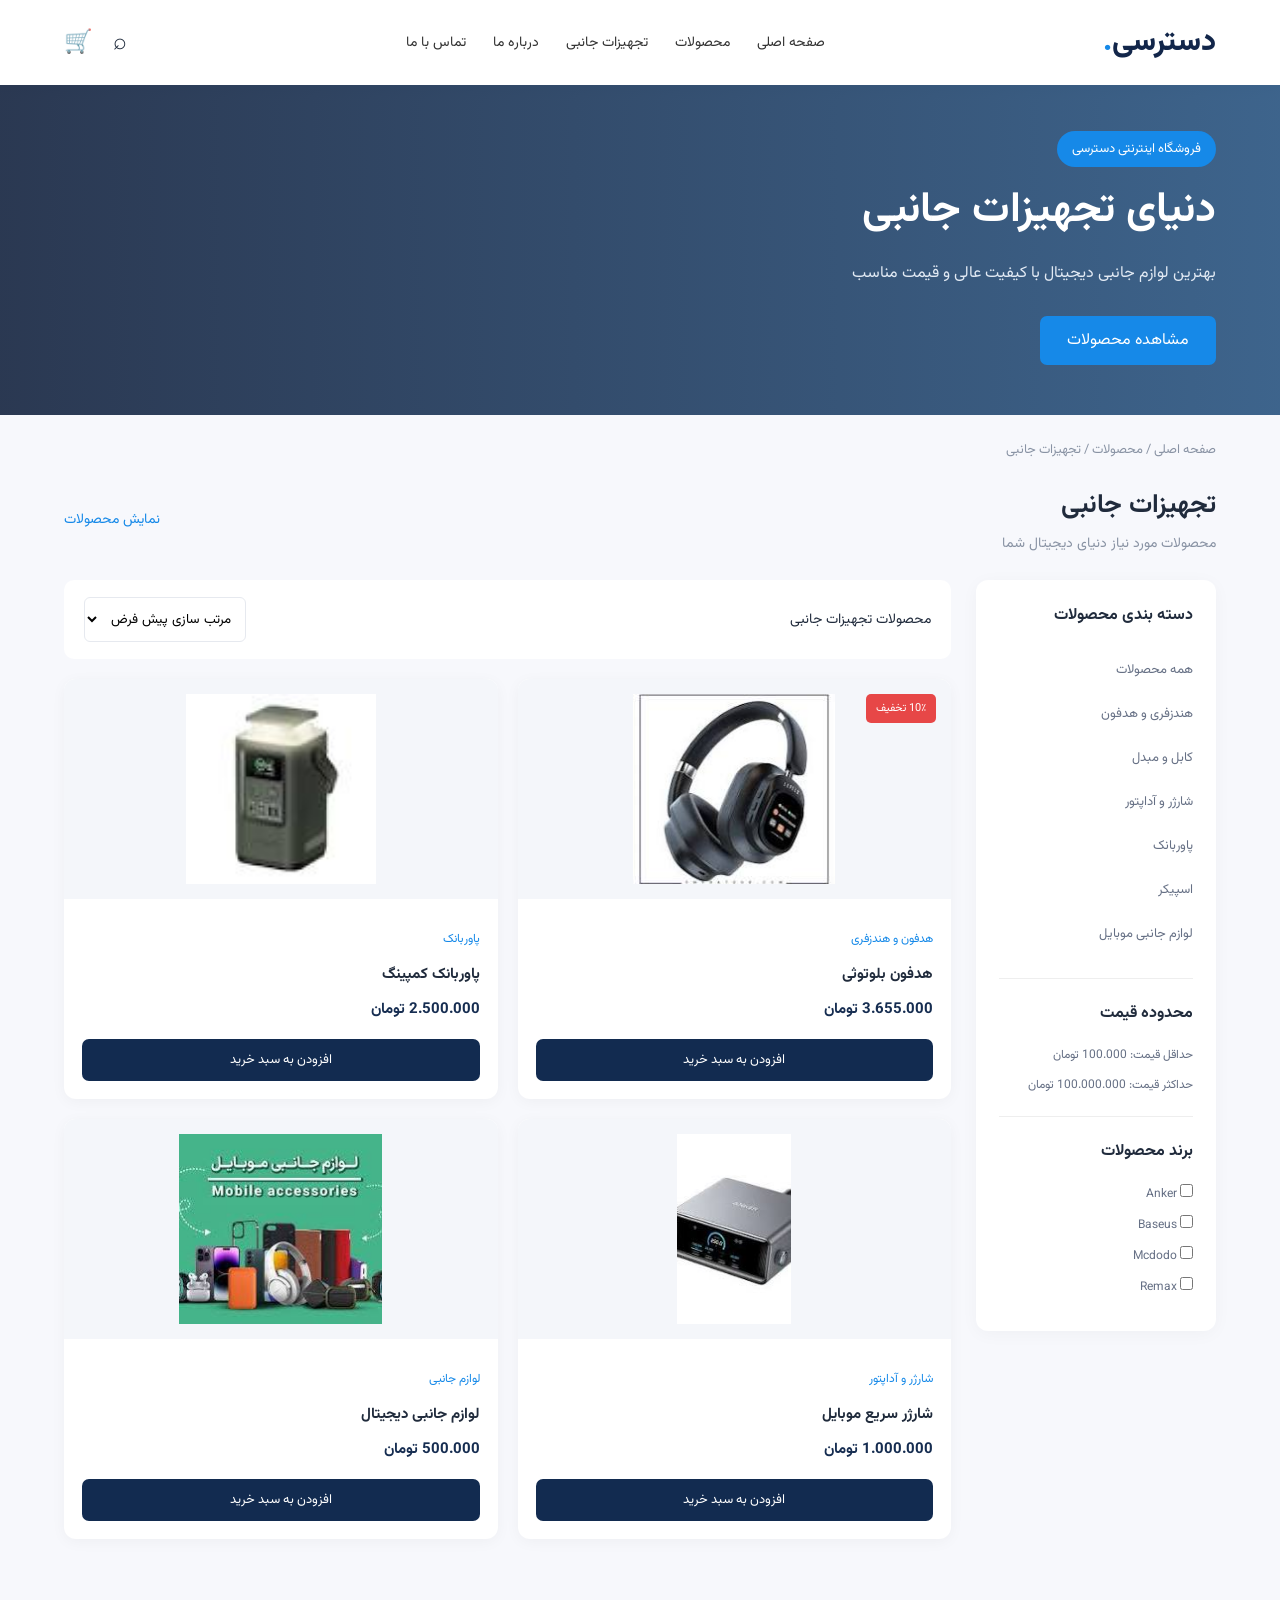
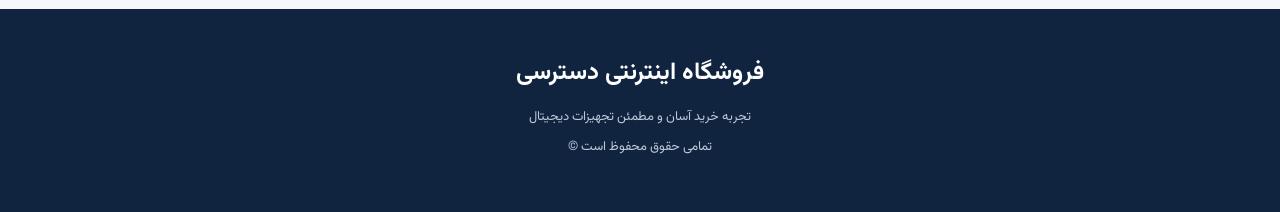
<file: Lavazem_Janebi_Mobile_computer.html>
<!DOCTYPE html>
<html lang="fa" dir="rtl">
<head>
    <meta charset="UTF-8">
    <meta name="viewport" content="width=device-width, initial-scale=1.0">
    <title>تجهیزات جانبی | فروشگاه دسترسی</title>
    <link rel="stylesheet" href="./css/css_Lavazem_Janebi/lavazem_janebi_setting.css">
</head>
<body>

<header class="header">
    <div class="container navbar">
        <div class="logo">دسترسی<span>.</span></div>

        <nav>
            <a href="#">صفحه اصلی</a>
            <a href="#">محصولات</a>
            <a href="#">تجهیزات جانبی</a>
            <a href="#">درباره ما</a>
            <a href="#">تماس با ما</a>
        </nav>

        <div class="header-icons">
            <span>⌕</span>
            <span>🛒</span>
        </div>
    </div>
</header>

<section class="hero">
    <div class="container hero-content">
        <div>
            <span class="tag">فروشگاه اینترنتی دسترسی</span>
            <h1>دنیای تجهیزات جانبی</h1>
            <p>بهترین لوازم جانبی دیجیتال با کیفیت عالی و قیمت مناسب</p>
            <a href="#products" class="btn">مشاهده محصولات</a>
        </div>
    </div>
</section>

<main class="container">

    <div class="breadcrumb">
        صفحه اصلی / محصولات / تجهیزات جانبی
    </div>

    <div class="section-title">
        <div>
            <h2>تجهیزات جانبی</h2>
            <p>محصولات مورد نیاز دنیای دیجیتال شما</p>
        </div>
        <span>نمایش محصولات</span>
    </div>

    <div class="shop-layout">

        <aside class="sidebar">
            <h3>دسته بندی محصولات</h3>

            <ul>
                <li>همه محصولات</li>
                <li>هندزفری و هدفون</li>
                <li>کابل و مبدل</li>
                <li>شارژر و آداپتور</li>
                <li>پاوربانک</li>
                <li>اسپیکر</li>
                <li>لوازم جانبی موبایل</li>
            </ul>

            <hr>

            <h3>محدوده قیمت</h3>
            <p>حداقل قیمت: 100.000 تومان</p>
            <p>حداکثر قیمت: 100.000.000 تومان</p>

            <hr>

            <h3>برند محصولات</h3>
            <label><input type="checkbox"> Anker</label>
            <label><input type="checkbox"> Baseus</label>
            <label><input type="checkbox"> Mcdodo</label>
            <label><input type="checkbox"> Remax</label>
        </aside>

        <section class="products" id="products">

            <div class="product-toolbar">
                <span>محصولات تجهیزات جانبی</span>
                <select>
                    <option>مرتب سازی پیش فرض</option>
                    <option>ارزان ترین</option>
                    <option>گران ترین</option>
                    <option>جدیدترین</option>
                </select>
            </div>

            <div class="product-grid">

                <article class="product-card">
                    <span class="discount">10٪ تخفیف</span>
                    <img src="./images/hedfon.jpg">
                    <div class="product-info">
                        <small>هدفون و هندزفری</small>
                        <h3>هدفون بلوتوثی </h3>
                        <p class="price">3.655.000 تومان</p>
                        <a href="#" class="buy-btn">افزودن به سبد خرید</a>
                    </div>
                </article>

                <article class="product-card">
                    <img src="./images/paverbank.jpg">
                    <div class="product-info">
                        <small>پاوربانک</small>
                        <h3>پاوربانک کمپینگ</h3>
                        <p class="price">2.500.000 تومان</p>
                        <a href="#" class="buy-btn">افزودن به سبد خرید</a>
                    </div>
                </article>

                <article class="product-card">
                    <img src="./images/sharger.jpg">
                    <div class="product-info">
                        <small>شارژر و آداپتور</small>
                        <h3>شارژر سریع موبایل</h3>
                        <p class="price">1.000.000 تومان</p>
                        <a href="#" class="buy-btn">افزودن به سبد خرید</a>
                    </div>
                </article>

                <article class="product-card">
                    <img src="./images/download.jpg">
                    <div class="product-info">
                        <small>لوازم جانبی</small>
                        <h3>لوازم جانبی دیجیتال</h3>
                        <p class="price">500.000 تومان</p>
                        <a href="#" class="buy-btn">افزودن به سبد خرید</a>
                    </div>
                </article>

            </div>
        </section>
    </div>
</main>

<footer>
    <div class="container">
        <h2>فروشگاه اینترنتی دسترسی</h2>
        <p>تجربه خرید آسان و مطمئن تجهیزات دیجیتال</p>
        <p>تمامی حقوق محفوظ است ©</p>
    </div>
</footer>

</body>
</html>
</file>
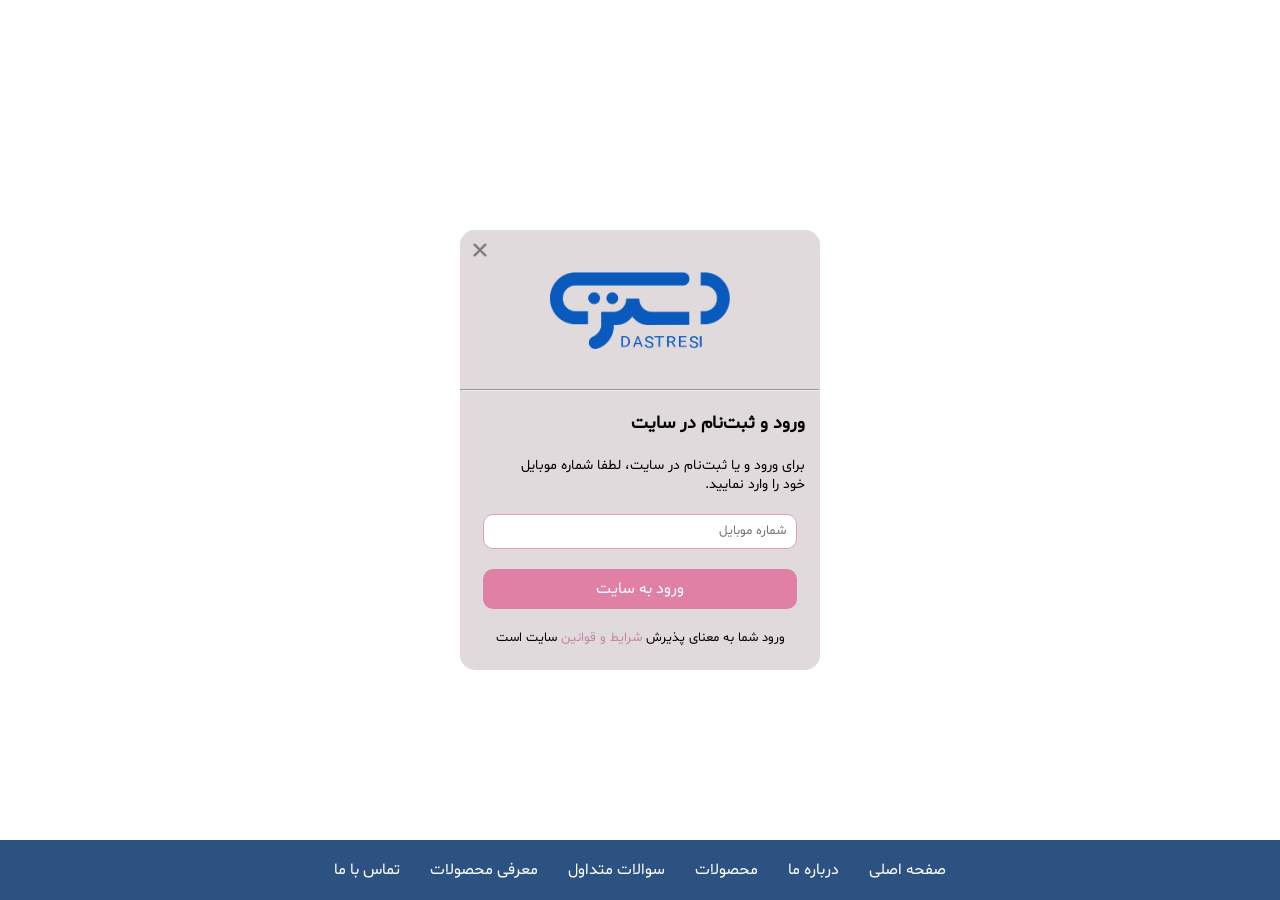
<file: login.html>
<!doctype html>
<html lang="en" dir="rtl">
    <head>
        <meta charset="UTF-8" />
        <meta name="viewport" content="width=device-width, initial-scale=1.0" />
        <title>ورود به پنل</title>
        <link rel="stylesheet" href="./css/css_login/main_login.css" />
        <link
            rel="shortcut icon"
            href="./images/favicon.png"
            type="image/x-icon"
        />
    </head>
    <body>
        <div class="log">
            <a class="cross" href="./index.html">
                <svg
                    width="30px"
                    height="30px"
                    viewBox="0 0 24 24"
                    fill="none"
                    xmlns="http://www.w3.org/2000/svg"
                >
                    <g id="SVGRepo_bgCarrier" stroke-width="0"></g>
                    <g
                        id="SVGRepo_tracerCarrier"
                        stroke-linecap="round"
                        stroke-linejoin="round"
                    ></g>
                    <g id="SVGRepo_iconCarrier">
                        <path
                            d="M6.99486 7.00636C6.60433 7.39689 6.60433 8.03005 6.99486 8.42058L10.58 12.0057L6.99486 15.5909C6.60433 15.9814 6.60433 16.6146 6.99486 17.0051C7.38538 17.3956 8.01855 17.3956 8.40907 17.0051L11.9942 13.4199L15.5794 17.0051C15.9699 17.3956 16.6031 17.3956 16.9936 17.0051C17.3841 16.6146 17.3841 15.9814 16.9936 15.5909L13.4084 12.0057L16.9936 8.42059C17.3841 8.03007 17.3841 7.3969 16.9936 7.00638C16.603 6.61585 15.9699 6.61585 15.5794 7.00638L11.9942 10.5915L8.40907 7.00636C8.01855 6.61584 7.38538 6.61584 6.99486 7.00636Z"
                            fill="gray"
                        ></path>
                    </g>
                </svg>
            </a>
            <img
                class="dastresi_lego"
                src="./images/dastresi_logo.png"
                alt="dastresi lego"
            />

            <hr width="360px" />
            <div class="log_1">
                <h3>ورود و ثبت‌نام در سایت</h3>
                <p>
                    برای ورود و یا ثبت‌نام در سایت، لطفا شماره موبایل خود را
                    وارد نمایید.
                </p>
            </div>
            <input type="text" placeholder="شماره موبایل" />
            <div class="submitbutton">ورود به سایت</div>
            <div class="finalmatn">
                ورود شما به معنای پذیرش <span>شرایط و قوانین</span> سایت است
            </div>
        </div>
        <footer>
            <a href="./index.html">صفحه اصلی</a>
            <a href="#">درباره ما</a>
            <a href="#">محصولات</a>
            <a href="#">سوالات متداول</a>
            <a href="#">معرفی محصولات</a>
            <a href="#">تماس با ما</a>
        </footer>
    </body>
</html>
</file>
<file: css/css_home/main_home.css>
@import "./setting.css" ;
@import "./footer.css" ;
@import "./header.css" ;
@import "./baner_1.css" ;
@import "./takhfif_rozane.css" ;
@import "./slider2.css";
@import "./slider_3.css";
@import "./why_dastresi.css" ;
@import "./slider4.css" ;
</file>
<file: css/css_Bashgah_Moshtarian/main_bashgah_moshtarian.css>
@import "./setting_bashgah_moshtarian.css" ;
@import "./header_bashgah_moshtarian.css" ;
@import "./cards_of_bashgah_moshtarian.css" ;
@import "./footer.css" ;
</file>
<file: css/css_Lavazem_Janebi/lavazem_janebi_setting.css>
@import url('https://fonts.googleapis.com/css2?family=Vazirmatn:wght@400;500;600;700;800&display=swap');

* {
    margin: 0;
    padding: 0;
    box-sizing: border-box;
}

body {
    font-family: 'Vazirmatn', sans-serif;
    background: #f7f8fc;
    color: #202b3c;
}

.container {
    width: 90%;
    max-width: 1250px;
    margin: auto;
}

/* Header */

.header {
    background: #fff;
    box-shadow: 0 3px 15px rgba(0,0,0,.05);
}

.navbar {
    min-height: 85px;
    display: flex;
    justify-content: space-between;
    align-items: center;
    gap: 20px;
}

.logo {
    font-size: 30px;
    font-weight: 800;
    color: #12264a;
}

.logo span {
    color: #1689e8;
}

nav {
    display: flex;
    gap: 27px;
}

nav a {
    text-decoration: none;
    color: #333;
    font-size: 14px;
    transition: .3s;
}

nav a:hover {
    color: #1689e8;
}

.header-icons {
    display: flex;
    gap: 20px;
    font-size: 23px;
    cursor: pointer;
}

/* Hero */

.hero {
    min-height: 330px;
    display: flex;
    align-items: center;
    color: white;
    background:
        linear-gradient(90deg, rgba(9,25,54,.86), rgba(15,63,112,.8)),
        url('https://images.unsplash.com/photo-1498049794561-7780e7231661?w=1600')
        center/cover;
}

.hero-content h1 {
    font-size: 42px;
    margin: 17px 0;
}

.hero-content p {
    color: #e2eaf4;
    margin-bottom: 30px;
}

.tag {
    background: #1689e8;
    padding: 8px 15px;
    border-radius: 20px;
    font-size: 13px;
}

.btn {
    display: inline-block;
    background: #1689e8;
    color: white;
    padding: 12px 27px;
    border-radius: 7px;
    text-decoration: none;
    transition: .3s;
}

.btn:hover {
    background: #0868b7;
}

/* Breadcrumb */

.breadcrumb {
    padding: 25px 0;
    font-size: 13px;
    color: #8993a4;
}

/* Section title */

.section-title {
    display: flex;
    justify-content: space-between;
    align-items: center;
    margin-bottom: 25px;
}

.section-title h2 {
    font-size: 26px;
    margin-bottom: 7px;
}

.section-title p {
    color: #8993a4;
    font-size: 14px;
}

.section-title span {
    color: #1689e8;
    font-size: 14px;
}

/* Shop layout */

.shop-layout {
    display: grid;
    grid-template-columns: 240px 1fr;
    gap: 25px;
    margin-bottom: 70px;
}

/* Sidebar */

.sidebar {
    background: white;
    padding: 23px;
    border-radius: 12px;
    height: fit-content;
    box-shadow: 0 3px 18px rgba(0,0,0,.035);
}

.sidebar h3 {
    font-size: 16px;
    margin-bottom: 20px;
}

.sidebar ul {
    list-style: none;
}

.sidebar li {
    font-size: 13px;
    padding: 12px 0;
    color: #667085;
    cursor: pointer;
    transition: .3s;
}

.sidebar li:hover {
    color: #1689e8;
    padding-right: 7px;
}

.sidebar hr {
    border: none;
    border-top: 1px solid #eee;
    margin: 22px 0;
}

.sidebar p,
.sidebar label {
    display: block;
    font-size: 12px;
    color: #667085;
    margin: 12px 0;
}

/* Products */

.product-toolbar {
    background: white;
    padding: 17px 20px;
    border-radius: 10px;
    display: flex;
    justify-content: space-between;
    align-items: center;
    margin-bottom: 20px;
    font-size: 14px;
}

.product-toolbar select {
    border: 1px solid #e6e9ef;
    padding: 10px;
    border-radius: 6px;
    font-family: inherit;
    background: white;
}

.product-grid {
    display: grid;
    grid-template-columns: repeat(2, 1fr);
    gap: 20px;
}

.product-card {
    position: relative;
    background: white;
    border-radius: 12px;
    overflow: hidden;
    box-shadow: 0 3px 15px rgba(0,0,0,.04);
    transition: .3s;
}

.product-card:hover {
    transform: translateY(-5px);
    box-shadow: 0 8px 25px rgba(0,0,0,.09);
}

.product-card img {
    width: 100%;
    height: 220px;
    object-fit: contain;
    background: #f4f6fa;
    padding: 15px;
}

.discount {
    position: absolute;
    top: 15px;
    right: 15px;
    background: #e74747;
    color: white;
    font-size: 11px;
    padding: 6px 10px;
    border-radius: 5px;
    z-index: 1;
}

.product-info {
    padding: 18px;
}

.product-info small {
    color: #1689e8;
    font-size: 12px;
}

.product-info h3 {
    font-size: 15px;
    margin: 12px 0;
}

.price {
    color: #162d51;
    font-size: 15px;
    font-weight: 700;
    margin-bottom: 18px;
}

.buy-btn {
    display: block;
    text-align: center;
    background: #122b50;
    color: white;
    padding: 11px;
    border-radius: 7px;
    text-decoration: none;
    font-size: 13px;
    transition: .3s;
}

.buy-btn:hover {
    background: #1689e8;
}

/* Footer */

footer {
    background: #102440;
    color: white;
    text-align: center;
    padding: 45px 0;
}

footer h2 {
    margin-bottom: 15px;
}

footer p {
    font-size: 13px;
    color: #bdc9d8;
    margin: 10px 0;
}

/* Responsive */

@media (max-width: 850px) {
    .navbar {
        flex-wrap: wrap;
        padding: 15px 0;
    }

    nav {
        order: 3;
        width: 100%;
        overflow-x: auto;
        gap: 18px;
    }

    .shop-layout {
        grid-template-columns: 1fr;
    }

    .product-grid {
        grid-template-columns: repeat(2, 1fr);
    }
}

@media (max-width: 550px) {
    .hero {
        min-height: 280px;
    }

    .hero-content h1 {
        font-size: 29px;
    }

    .product-grid {
        grid-template-columns: 1fr;
    }

    .section-title {
        align-items: flex-start;
        flex-direction: column;
        gap: 12px;
    }

    .product-card img {
        height: 230px;
    }
}
</file>
<file: css/css_login/main_login.css>
@import "./setting.css" ;
@import "./login_card.css" ;
@import "./footer.css" ;
</file>
